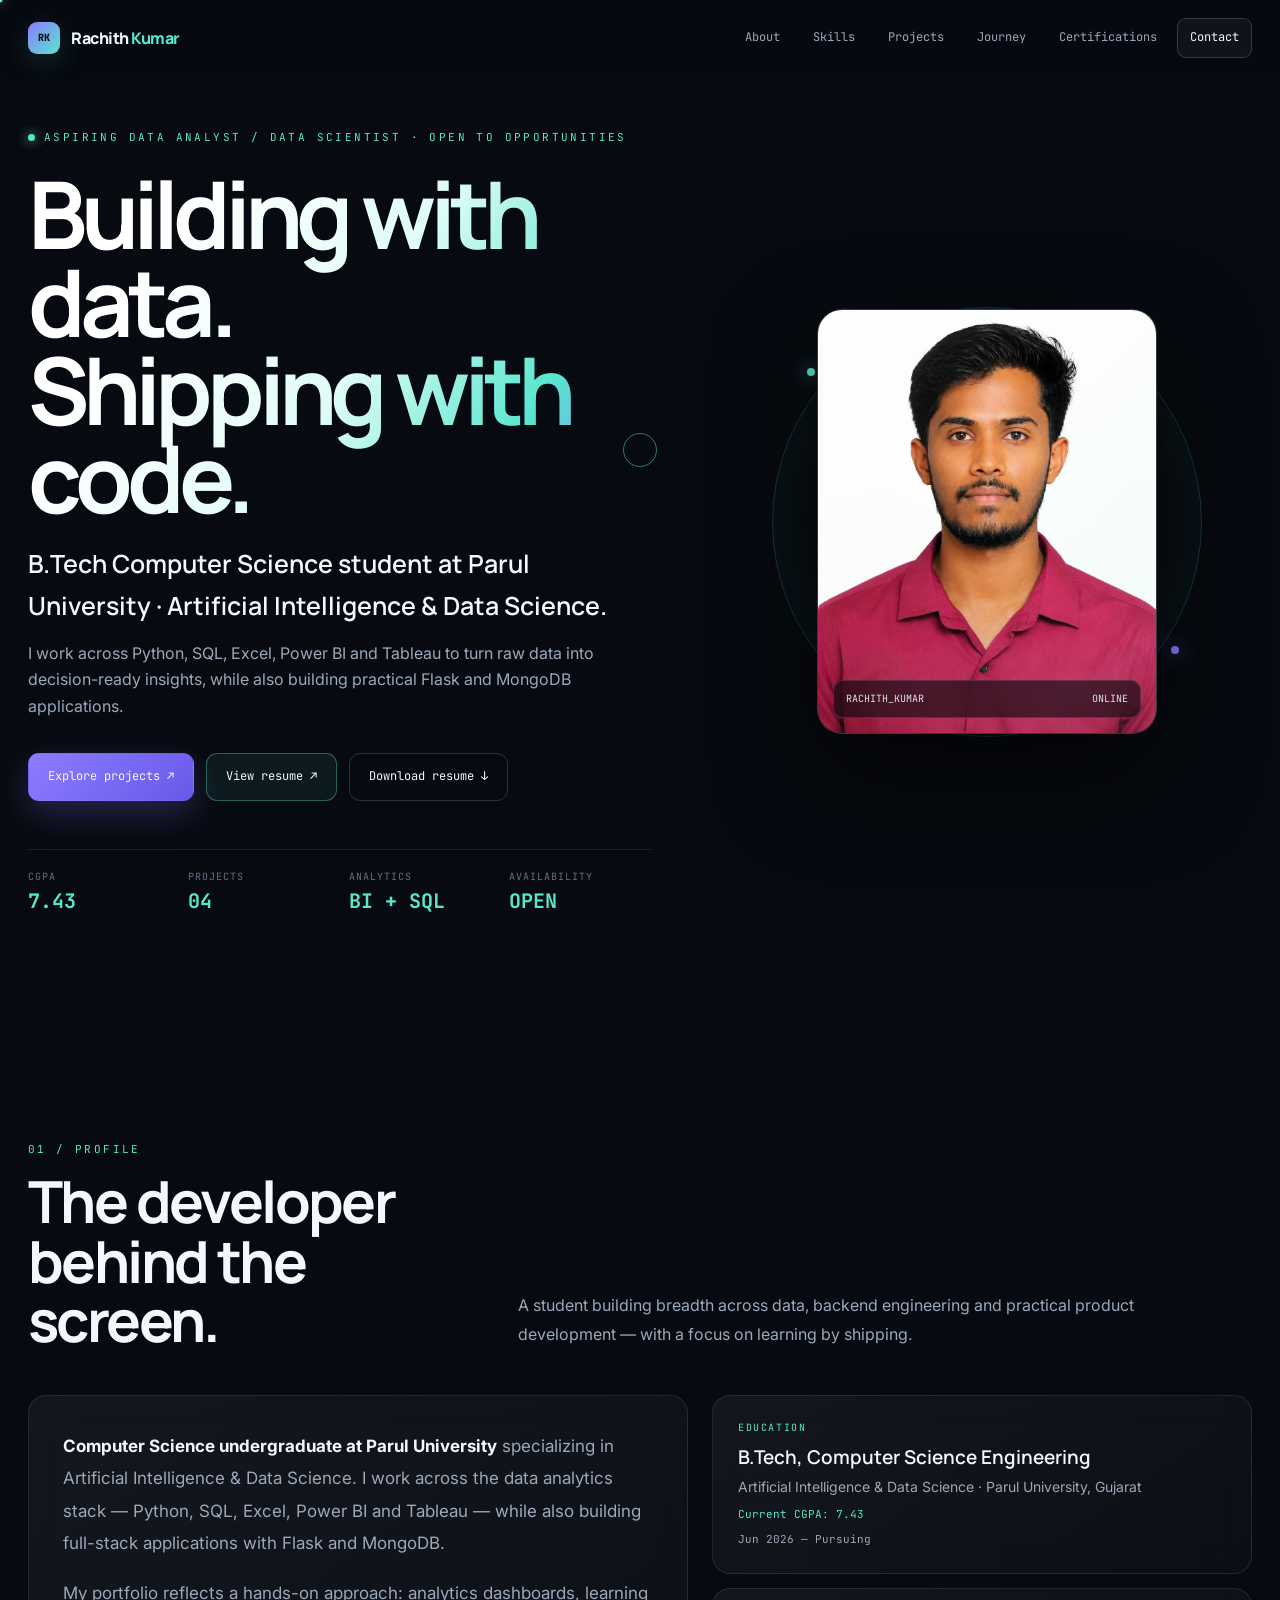
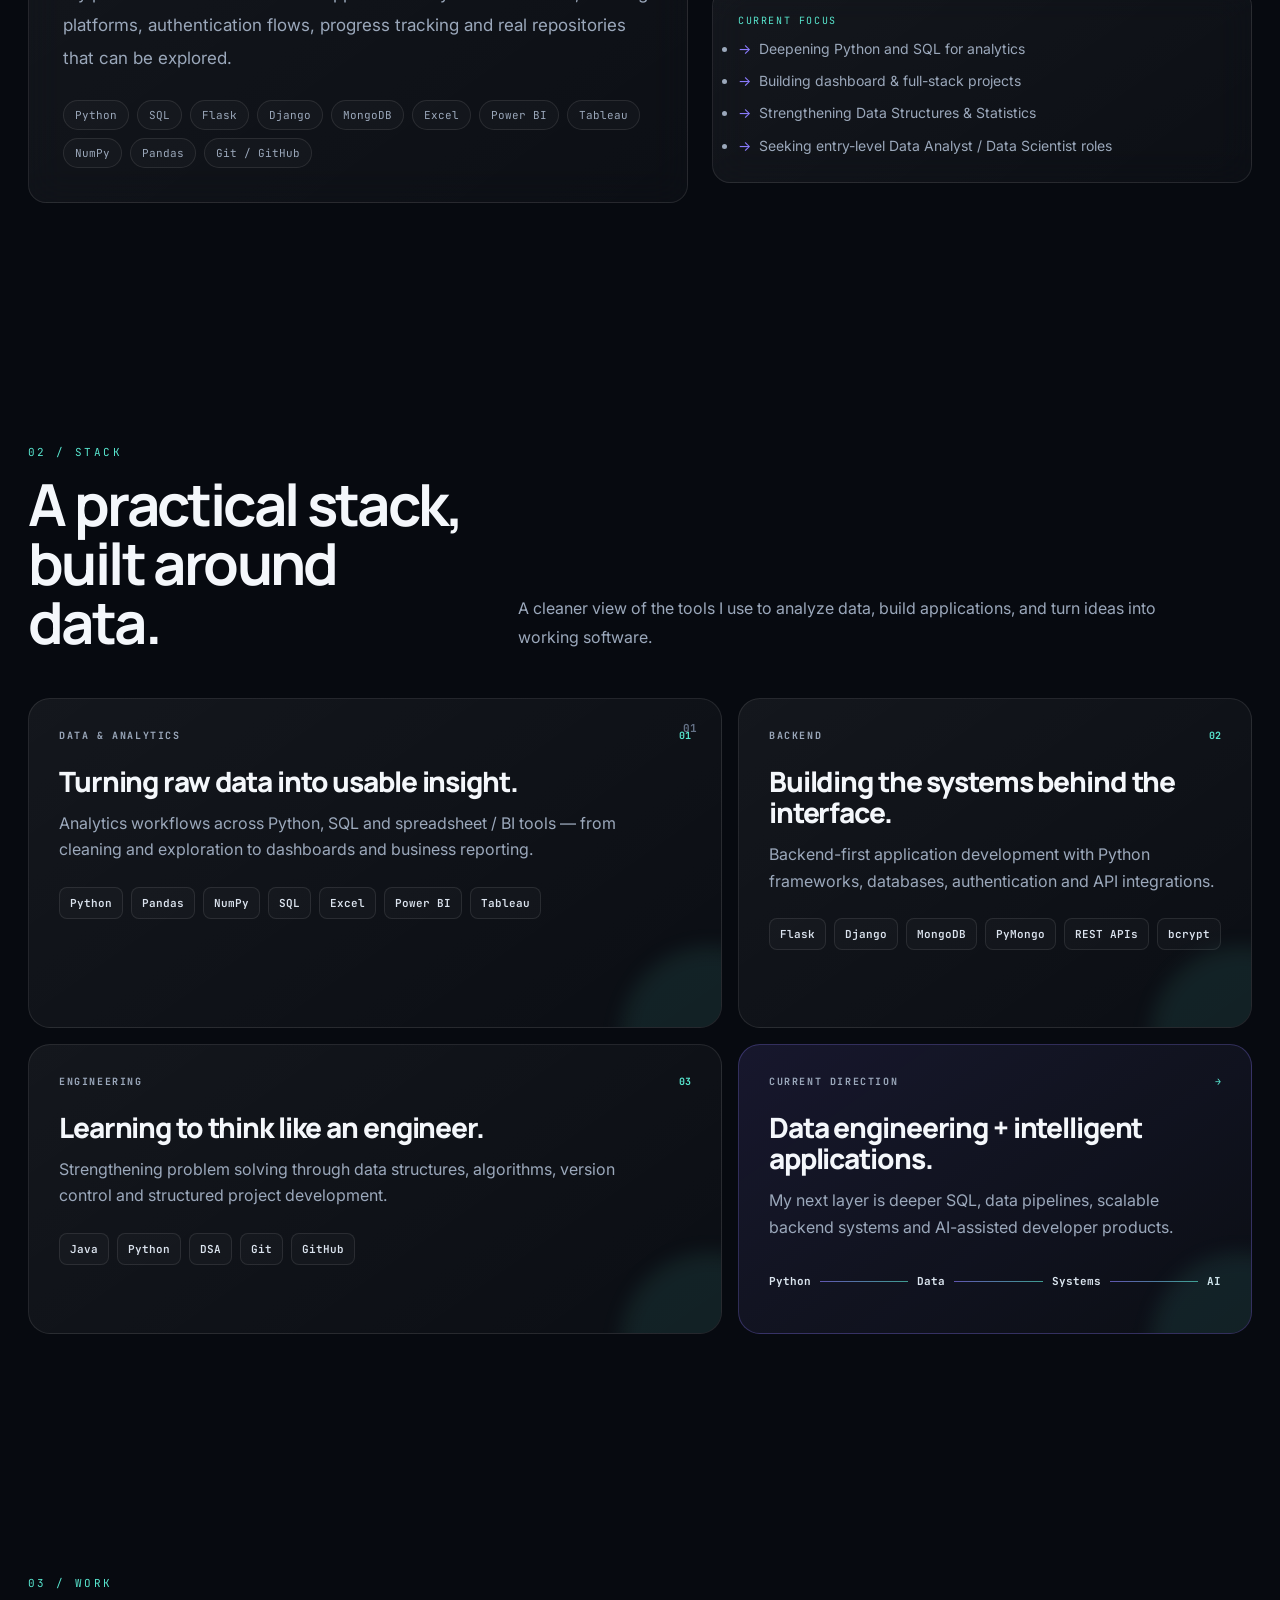
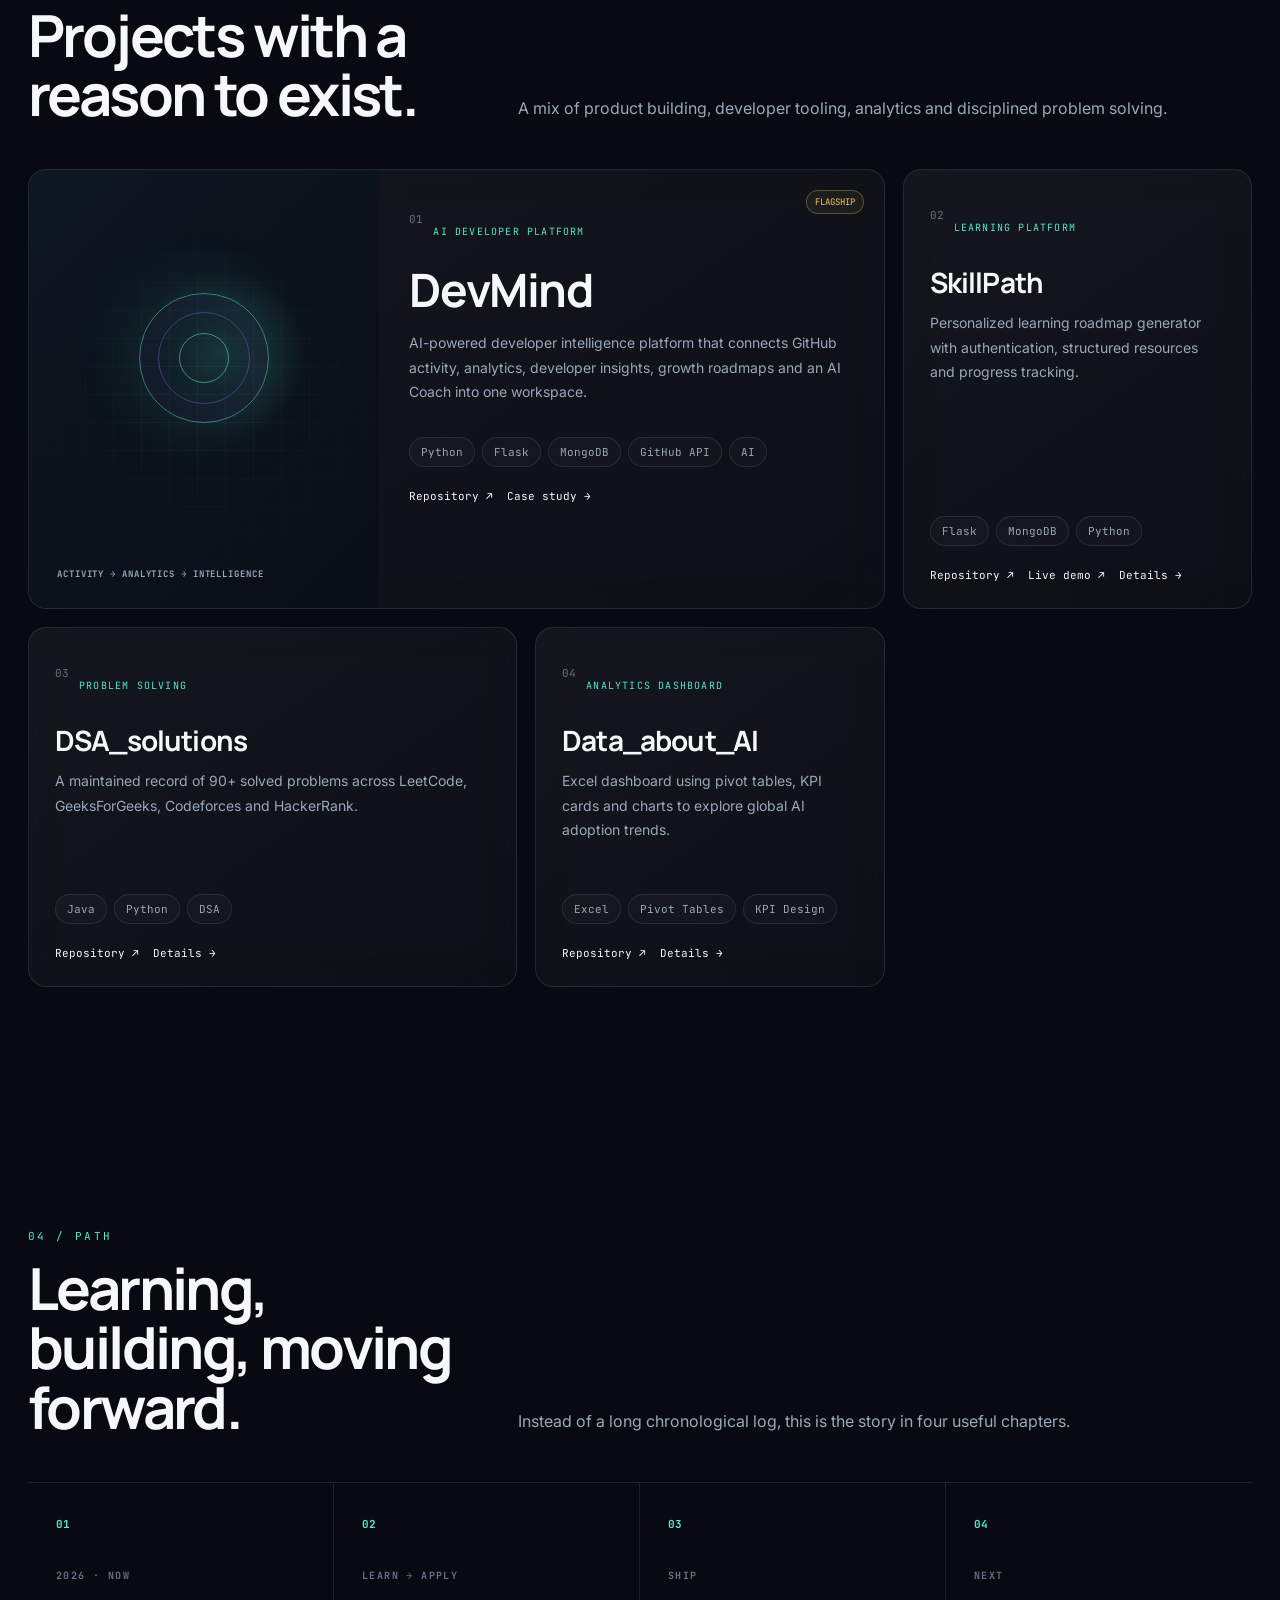
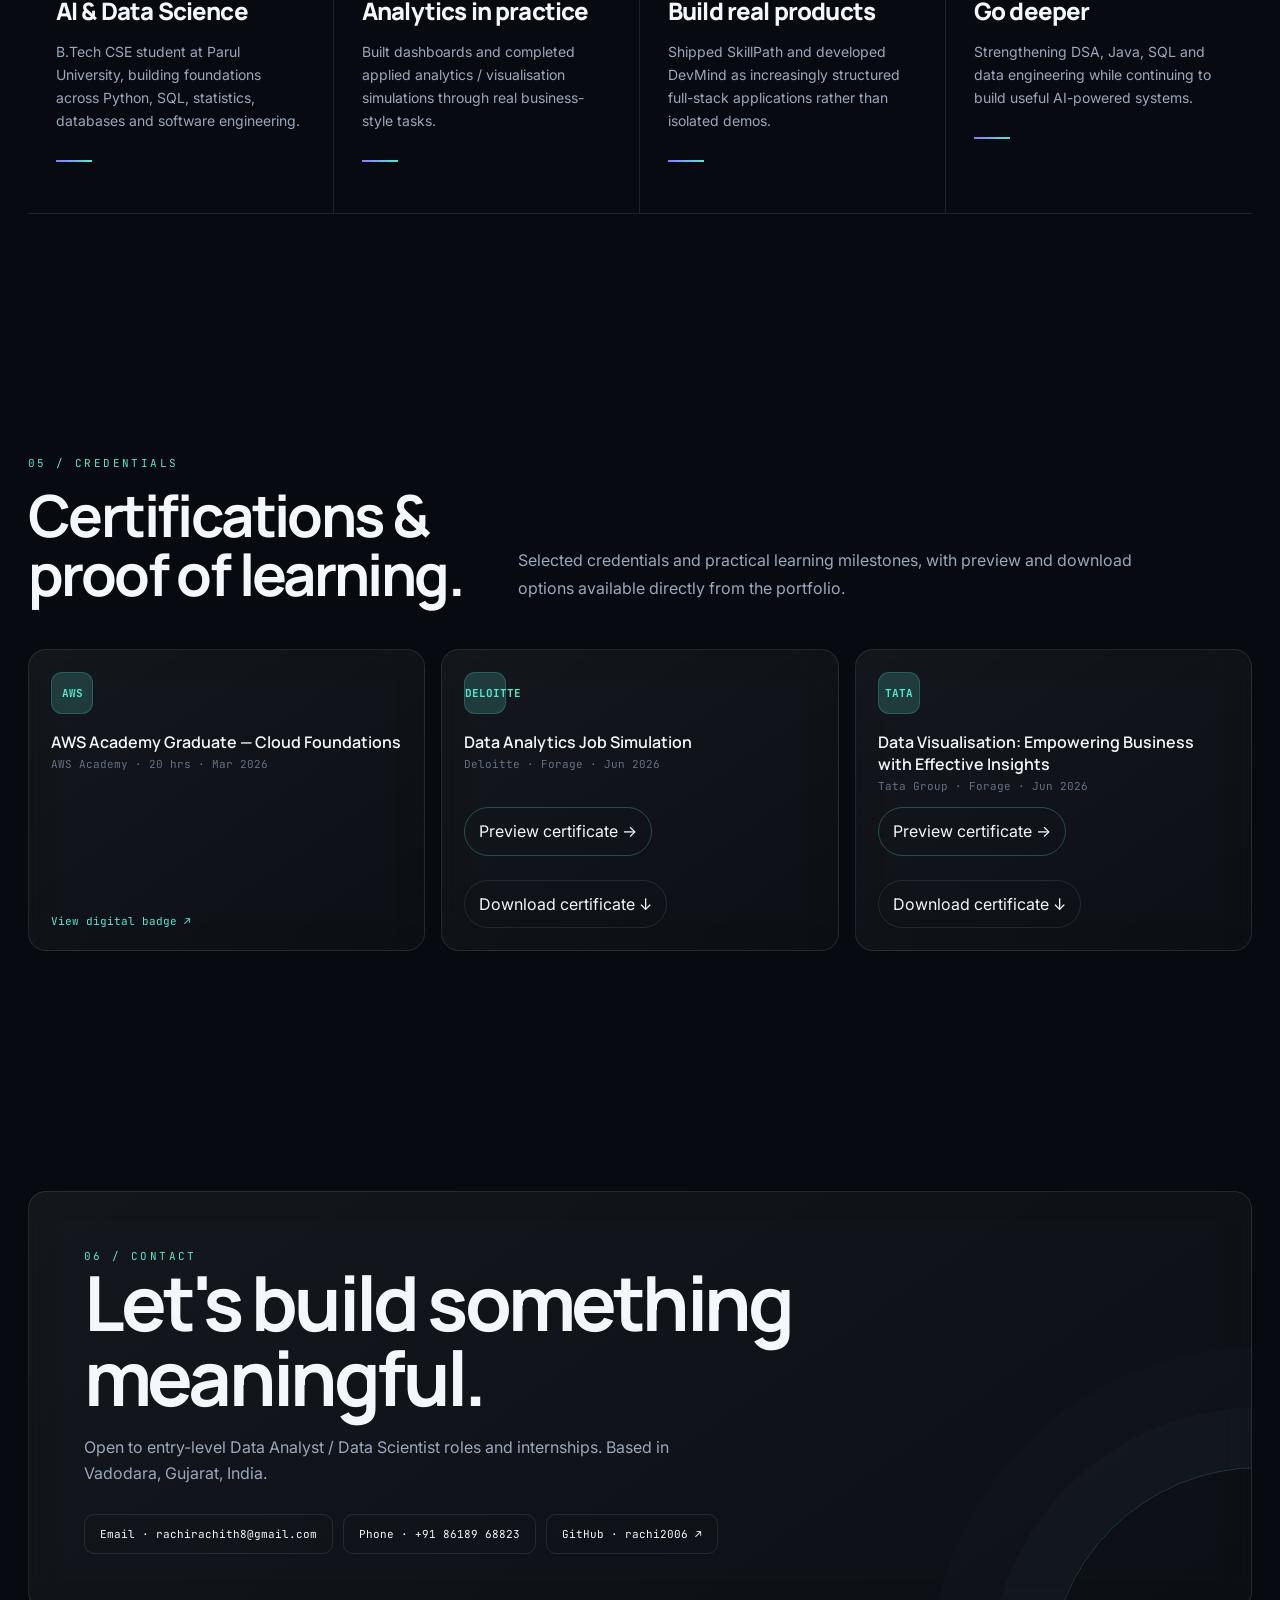
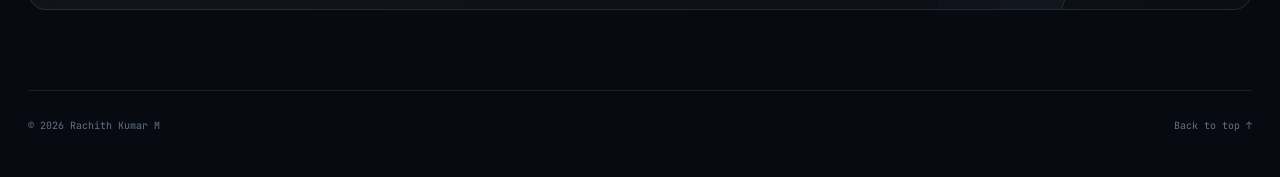
<file: Rachith_Kumar_Portfolio_FINAL_Bundle/index.html>
<!DOCTYPE html>

<html lang="en">
<head>
<meta charset="utf-8"/>
<meta content="width=device-width,initial-scale=1,viewport-fit=cover" name="viewport"/>
<title>Rachith Kumar M — AI &amp; Data Science Student</title>
<meta content="Rachith Kumar M — B.Tech CSE Artificial Intelligence &amp; Data Science student at Parul University, building with Python, Flask, MongoDB, SQL and data analytics." name="description"/>
<meta content="Rachith Kumar M" name="author"/>
<link href="https://fonts.googleapis.com" rel="preconnect"/>
<link crossorigin="" href="https://fonts.gstatic.com" rel="preconnect"/>
<link href="https://fonts.googleapis.com/css2?family=Inter:wght@400;500;600;700&amp;family=Manrope:wght@500;600;700;800&amp;family=JetBrains+Mono:wght@400;500;600;700&amp;display=swap" rel="stylesheet"/>
<style>
:root{
 --c-bg:#070a10;--c-surface:#0d121b;--c-surface2:#111925;--c-surface3:#162131;
 --c-text:#f4f7fb;--c-muted:#9ba8bb;--c-faint:#647186;--c-border:rgba(255,255,255,.095);--c-border2:rgba(255,255,255,.16);
 --c-cyan:#58e6cf;--c-violet:#8b7cff;--c-blue:#68bfff;--c-coral:#ff8f69;--c-amber:#f4c56b;
 --glow:rgba(88,230,207,.18);--radius:18px;--radius-sm:11px;--max:1240px;
 --display:'Manrope',sans-serif;--body:'Inter',sans-serif;--mono:'JetBrains Mono',monospace;
 --ease:cubic-bezier(.16,.84,.44,1)
}
*{box-sizing:border-box;margin:0;padding:0}html{scroll-behavior:smooth;background:var(--c-bg);scroll-padding-top:92px}
body{font-family:var(--body);background:var(--c-bg);color:var(--c-text);line-height:1.65;overflow-x:hidden;cursor:none}
a{color:inherit;text-decoration:none}button{font:inherit;color:inherit;background:none;border:0;cursor:pointer}img{max-width:100%;display:block}
::selection{background:var(--c-cyan);color:#06100e}
:focus-visible{outline:2px solid var(--c-cyan);outline-offset:4px;border-radius:6px}
@media (max-width:900px),(pointer:coarse){body{cursor:auto}.cursor{display:none!important}}
@media(prefers-reduced-motion:reduce){*,*::before,*::after{animation-duration:.01ms!important;animation-iteration-count:1!important;transition-duration:.01ms!important;scroll-behavior:auto!important}}
/* tokenized background */
body::before{content:"";position:fixed;inset:0;pointer-events:none;z-index:-2;background:radial-gradient(700px 500px at 78% -10%,rgba(104,191,255,.09),transparent 65%),radial-gradient(700px 500px at 8% 12%,rgba(139,124,255,.08),transparent 65%)}
body::after{content:"";position:fixed;inset:0;pointer-events:none;z-index:-1;opacity:.42;background-image:linear-gradient(rgba(255,255,255,.028) 1px,transparent 1px),linear-gradient(90deg,rgba(255,255,255,.028) 1px,transparent 1px);background-size:48px 48px;mask-image:linear-gradient(to bottom,#000,transparent 88%)}
#bg{position:fixed;inset:0;z-index:-3;pointer-events:none}
.cursor{position:fixed;z-index:999;pointer-events:none;transform:translate(-50%,-50%);border-radius:50%}.cursor.dot{width:5px;height:5px;background:var(--c-cyan);box-shadow:0 0 14px var(--c-cyan)}.cursor.ring{width:34px;height:34px;border:1px solid rgba(88,230,207,.5);transition:.22s var(--ease)}.cursor.ring.hover{width:62px;height:62px;background:rgba(88,230,207,.07);border-color:var(--c-cyan)}
.container{width:min(var(--max),calc(100% - 56px));margin:auto;position:relative;z-index:2}
.progress{position:fixed;top:0;left:0;height:3px;width:0;background:linear-gradient(90deg,var(--c-violet),var(--c-cyan));z-index:1000;transform-origin:left}
/* nav */
.nav{position:fixed;top:0;left:0;right:0;z-index:100;background:rgba(7,10,16,.54);border-bottom:1px solid transparent;transition:.3s var(--ease);backdrop-filter:blur(0)}
.nav.scrolled{background:rgba(7,10,16,.82);border-color:var(--c-border);backdrop-filter:blur(18px) saturate(140%)}
.nav-inner{height:76px;display:flex;align-items:center;justify-content:space-between}
.brand{display:flex;align-items:center;gap:11px;font-family:var(--display);font-weight:800;letter-spacing:-.03em}.brand-mark{width:32px;height:32px;border-radius:9px;display:grid;place-items:center;background:linear-gradient(135deg,var(--c-violet),var(--c-cyan));color:#07100e;font-family:var(--mono);font-size:10px;box-shadow:0 8px 30px rgba(88,230,207,.16)}
.nav-links{display:flex;align-items:center;gap:7px;font-family:var(--mono);font-size:12px;color:var(--c-muted)}.nav-links a{padding:9px 12px;border:1px solid transparent;border-radius:9px;transition:.2s}.nav-links a:hover,.nav-links a.active{color:var(--c-text);background:rgba(255,255,255,.045);border-color:var(--c-border)}.nav-cta{border-color:var(--c-border2)!important;color:var(--c-text)!important}
.nav-toggle{display:none;padding:10px;border:1px solid var(--c-border);border-radius:9px}.nav-toggle span{display:block;width:21px;height:2px;background:var(--c-text);margin:4px}
@media(max-width:850px){.nav-toggle{display:block}.nav-links{position:fixed;right:18px;top:82px;width:min(300px,calc(100vw - 36px));padding:22px;background:rgba(12,17,26,.97);border:1px solid var(--c-border2);border-radius:16px;display:flex;flex-direction:column;align-items:stretch;transform:translateY(-12px) scale(.98);opacity:0;pointer-events:none;transition:.25s var(--ease);box-shadow:0 30px 80px rgba(0,0,0,.5)}.nav-links.open{transform:none;opacity:1;pointer-events:auto}}
/* hero */
.hero{min-height:100svh;display:flex;align-items:center;padding:130px 0 70px;position:relative}
.hero-grid{display:grid;grid-template-columns:1.08fr .92fr;gap:70px;align-items:center}
.eyebrow,.section-kicker{font-family:var(--mono);font-size:11px;letter-spacing:2.4px;text-transform:uppercase;color:var(--c-cyan)}.eyebrow{display:flex;gap:9px;align-items:center;margin-bottom:24px}.pulse{width:7px;height:7px;border-radius:50%;background:var(--c-cyan);box-shadow:0 0 12px var(--c-cyan);animation:pulse 2s ease-in-out infinite}@keyframes pulse{50%{opacity:.35;transform:scale(.7)}}
.hero h1{font-family:var(--display);font-size:clamp(50px,8vw,106px);line-height:.94;letter-spacing:-.055em;max-width:850px;background:linear-gradient(120deg,#fff 22%,#dffcf7 53%,var(--c-cyan) 78%,var(--c-violet));-webkit-background-clip:text;background-clip:text;color:transparent;margin-bottom:22px}
.hero-sub{font-family:var(--display);font-size:clamp(18px,2.2vw,25px);font-weight:600;max-width:700px;margin-bottom:14px}.hero-desc{color:var(--c-muted);font-size:16px;max-width:650px;margin-bottom:34px}
.actions{display:flex;gap:12px;flex-wrap:wrap}.btn{display:inline-flex;align-items:center;justify-content:center;gap:8px;padding:13px 19px;border-radius:11px;border:1px solid var(--c-border2);font-family:var(--mono);font-size:12px;transition:.25s var(--ease)}.btn.primary{background:linear-gradient(135deg,var(--c-violet),#6959e9);border-color:transparent;box-shadow:0 12px 35px rgba(139,124,255,.25)}.btn:hover{transform:translateY(-3px);border-color:var(--c-cyan);color:var(--c-cyan)}.btn.primary:hover{color:#fff;box-shadow:0 16px 45px rgba(139,124,255,.4)}
.hero-stage{position:relative;min-height:520px;display:grid;place-items:center}.portrait-orbit{position:absolute;width:min(430px,90%);aspect-ratio:1;border:1px solid rgba(88,230,207,.2);border-radius:50%;box-shadow:0 0 100px rgba(88,230,207,.08) inset;animation:orbit 18s linear infinite}.portrait-orbit::before,.portrait-orbit::after{content:"";position:absolute;width:8px;height:8px;border-radius:50%;background:var(--c-cyan);box-shadow:0 0 20px var(--c-cyan)}.portrait-orbit::before{top:14%;left:8%}.portrait-orbit::after{right:5%;bottom:19%;background:var(--c-violet);box-shadow:0 0 20px var(--c-violet)}@keyframes orbit{to{transform:rotate(360deg)}}
.photo-card{position:relative;width:min(340px,78%);aspect-ratio:4/5;border-radius:25px;overflow:hidden;border:1px solid var(--c-border2);background:var(--c-surface);box-shadow:0 40px 100px rgba(0,0,0,.6);transform-style:preserve-3d;transition:transform .15s ease}
.photo-card::before{content:"";position:absolute;inset:0;background:linear-gradient(140deg,rgba(255,255,255,.16),transparent 35%,rgba(88,230,207,.08));z-index:1;pointer-events:none}.photo-card img{width:100%;height:100%;object-fit:cover}
.photo-label{position:absolute;z-index:2;bottom:15px;left:15px;right:15px;padding:10px 12px;border:1px solid rgba(255,255,255,.12);border-radius:10px;background:rgba(7,10,16,.62);backdrop-filter:blur(12px);font-family:var(--mono);font-size:10px;color:#d9e2ec;display:flex;justify-content:space-between}
.hero-statbar{display:grid;grid-template-columns:repeat(4,1fr);margin-top:48px;border-top:1px solid var(--c-border);padding-top:20px;gap:18px}.stat small{display:block;color:var(--c-faint);font:10px var(--mono);text-transform:uppercase;letter-spacing:1px;margin-bottom:5px}.stat strong{font:700 20px var(--mono);color:var(--c-cyan)}
@media(max-width:980px){.hero-grid{grid-template-columns:1fr;gap:20px}.hero-stage{order:-1;min-height:430px}.hero-statbar{margin-top:34px}}@media(max-width:600px){.container{width:min(100% - 34px,var(--max))}.hero{padding-top:115px}.hero-stage{min-height:360px}.portrait-orbit{width:330px}.photo-card{width:250px}.hero-statbar{grid-template-columns:repeat(2,1fr)}}
/* sections */
.section{padding:120px 0;position:relative}.section-head{display:grid;grid-template-columns:.75fr 1.25fr;gap:50px;align-items:end;margin-bottom:46px}.section-title{font-family:var(--display);font-size:clamp(34px,5vw,58px);line-height:1.02;letter-spacing:-.045em;margin-top:13px}.section-lede{color:var(--c-muted);font-size:16px;max-width:650px;line-height:1.8}
.glass{background:linear-gradient(145deg,rgba(255,255,255,.055),rgba(255,255,255,.025));border:1px solid var(--c-border);border-radius:var(--radius);backdrop-filter:blur(18px)}
.reveal{opacity:0;transform:translateY(28px);transition:opacity .8s var(--ease),transform .8s var(--ease)}.reveal.in{opacity:1;transform:none}
/* about */
.about-grid{display:grid;grid-template-columns:1.1fr .9fr;gap:24px}.about-main{padding:34px}.about-main p{font-size:17px;line-height:1.9;color:var(--c-muted);max-width:760px}.about-main p strong{color:var(--c-text)}.chips{display:flex;flex-wrap:wrap;gap:8px;margin-top:26px}.chip{font:11px var(--mono);color:var(--c-muted);padding:7px 11px;border:1px solid var(--c-border);border-radius:999px;background:rgba(255,255,255,.025);transition:.2s}.chip:hover{color:var(--c-cyan);border-color:rgba(88,230,207,.4);transform:translateY(-2px)}.about-side{display:flex;flex-direction:column;gap:14px}.info{padding:25px}.info-label{font:10px var(--mono);letter-spacing:1.6px;text-transform:uppercase;color:var(--c-cyan);margin-bottom:10px}.info h3{font:600 19px var(--display);margin-bottom:5px}.info p,.info li{font-size:14px;color:var(--c-muted)}.info ul{display:flex;flex-direction:column;gap:9px;margin-top:10px}.info li::before{content:'→';color:var(--c-violet);margin-right:8px}
/* skills */
.skills-panel{padding:24px;position:relative;overflow:hidden}.skill-canvas-wrap{height:530px;border-radius:13px;border:1px solid var(--c-border);background:radial-gradient(circle at 50% 50%,#101a28,#0a0f17);position:relative;overflow:hidden}#skillsCanvas{width:100%;height:100%;display:block}.skill-tooltip{position:absolute;pointer-events:none;opacity:0;transform:translate(-50%,-120%);padding:9px 12px;border:1px solid var(--c-border2);border-radius:9px;background:rgba(7,10,16,.9);backdrop-filter:blur(12px);font:11px var(--mono);white-space:nowrap;transition:opacity .15s}.skill-tooltip.show{opacity:1}.legend{display:flex;flex-wrap:wrap;gap:18px;margin-top:17px}.legend span{font:11px var(--mono);color:var(--c-muted);display:flex;gap:8px;align-items:center}.legend i{width:8px;height:8px;border-radius:50%;display:inline-block}
/* projects */
.projects{display:grid;grid-template-columns:repeat(3,1fr);gap:18px}.project{padding:28px;min-height:390px;display:flex;flex-direction:column;position:relative;overflow:hidden;transition:.35s var(--ease)}.project::before{content:"";position:absolute;width:260px;height:260px;border-radius:50%;left:var(--mx,50%);top:var(--my,20%);transform:translate(-50%,-50%);background:radial-gradient(circle,rgba(139,124,255,.16),transparent 68%);opacity:0;transition:.3s;pointer-events:none}.project:hover::before{opacity:1}.project:hover{transform:translateY(-7px);border-color:var(--c-border2);box-shadow:0 25px 70px rgba(0,0,0,.28)}.project>*{position:relative;z-index:1}.project-no{font:11px var(--mono);color:var(--c-faint)}.project-tag{font:10px var(--mono);color:var(--c-cyan);letter-spacing:1.2px;text-transform:uppercase;margin-top:25px}.project h3{font:700 25px var(--display);letter-spacing:-.03em;margin:9px 0 10px}.project p{font-size:14px;line-height:1.75;color:var(--c-muted);flex:1}.stack{display:flex;gap:7px;flex-wrap:wrap;margin:22px 0}.project-links{display:flex;gap:14px;align-items:center;font:11px var(--mono)}.project-links a:hover{color:var(--c-cyan)}.featured{position:absolute;right:20px;top:20px;font:9px var(--mono);color:var(--c-amber);border:1px solid rgba(244,197,107,.3);padding:5px 8px;border-radius:999px;background:rgba(244,197,107,.06)}
@media(max-width:1000px){.projects{grid-template-columns:1fr 1fr}.about-grid,.section-head{grid-template-columns:1fr}}@media(max-width:650px){.projects{grid-template-columns:1fr}.section{padding:88px 0}.section-head{gap:16px;margin-bottom:30px}.project{min-height:0}}
/* timeline */
.timeline{position:relative;margin-left:7px;padding-left:34px}.timeline::before{content:"";position:absolute;left:0;top:4px;bottom:5px;width:1px;background:linear-gradient(var(--c-violet),var(--c-cyan))}.timeline-item{position:relative;padding:0 0 38px}.timeline-item:last-child{padding-bottom:0}.node{position:absolute;left:-39px;top:4px;width:10px;height:10px;border-radius:50%;background:var(--c-bg);border:2px solid var(--c-violet);box-shadow:0 0 0 5px rgba(139,124,255,.1)}.timeline-item.cert .node{border-color:var(--c-cyan);box-shadow:0 0 0 5px rgba(88,230,207,.1)}.timeline-item.project .node{border-color:var(--c-coral);box-shadow:0 0 0 5px rgba(255,143,105,.1)}.date{font:11px var(--mono);color:var(--c-cyan);margin-bottom:5px}.timeline h3{font:600 20px var(--display)}.timeline .sub{font:12px var(--mono);color:var(--c-faint)}.timeline p{color:var(--c-muted);font-size:14px;max-width:700px;margin-top:7px}
/* certs */
.certs{display:grid;grid-template-columns:repeat(3,1fr);gap:16px}.cert{padding:22px;min-height:185px;display:flex;flex-direction:column;justify-content:space-between;transition:.3s}.cert:hover{transform:translateY(-5px);border-color:var(--c-border2)}.cert-icon{width:42px;height:42px;border-radius:11px;display:grid;place-items:center;background:var(--glow);color:var(--c-cyan);font:700 11px var(--mono);border:1px solid rgba(88,230,207,.2)}.cert h3{font:600 16px var(--display);margin:17px 0 4px}.cert p{font:11px var(--mono);color:var(--c-faint)}.cert button,.cert a{font:11px var(--mono);color:var(--c-cyan);margin-top:14px;text-align:left}@media(max-width:850px){.certs{grid-template-columns:1fr 1fr}}@media(max-width:600px){.certs{grid-template-columns:1fr}}
/* contact */
.contact{padding-bottom:80px}.contact-card{padding:55px;position:relative;overflow:hidden}.contact-card::after{content:"";position:absolute;width:420px;height:420px;right:-220px;bottom:-280px;border:1px solid rgba(88,230,207,.18);border-radius:50%;box-shadow:0 0 0 60px rgba(88,230,207,.02),0 0 0 120px rgba(139,124,255,.02)}.contact h2{font-family:var(--display);font-size:clamp(40px,7vw,76px);line-height:.98;letter-spacing:-.05em;max-width:800px}.contact p{color:var(--c-muted);margin:20px 0 27px;max-width:620px}.contact-links{display:flex;flex-wrap:wrap;gap:10px}.contact-link{padding:12px 15px;border:1px solid var(--c-border);border-radius:10px;font:11px var(--mono);transition:.2s}.contact-link:hover{border-color:var(--c-cyan);color:var(--c-cyan);transform:translateY(-2px)}
footer{padding:28px 0 45px;color:var(--c-faint);font:10px var(--mono);display:flex;justify-content:space-between;gap:15px;border-top:1px solid var(--c-border)}footer a:hover{color:var(--c-cyan)}
/* modal */
.modal-backdrop{position:fixed;inset:0;z-index:500;background:rgba(3,5,9,.78);backdrop-filter:blur(10px);display:grid;place-items:center;padding:20px;opacity:0;visibility:hidden;transition:.25s}.modal-backdrop.open{opacity:1;visibility:visible}.modal{width:min(720px,100%);max-height:88vh;overflow:auto;padding:35px;border:1px solid var(--c-border2);border-radius:18px;background:#0d131d;transform:translateY(15px) scale(.98);transition:.3s var(--ease)}.modal-backdrop.open .modal{transform:none}.modal-close{float:right;width:34px;height:34px;border:1px solid var(--c-border);border-radius:50%;font-size:17px}.modal h3{font:700 30px var(--display);margin-bottom:6px}.modal .tag{font:11px var(--mono);color:var(--c-cyan)}.modal h4{font:11px var(--mono);color:var(--c-violet);letter-spacing:1.4px;text-transform:uppercase;margin:25px 0 9px}.modal p,.modal li{color:var(--c-muted);font-size:14px;line-height:1.8}.modal ul{padding-left:18px}

/* v2 portfolio refinements */
.hero{padding-top:128px;padding-bottom:105px;min-height:760px}.hero h1{max-width:760px;font-size:clamp(58px,7.3vw,104px);line-height:.94;letter-spacing:-.065em}.hero-desc{max-width:690px;font-size:16px}.actions{flex-wrap:wrap}.resume-btn{border-color:rgba(88,230,207,.35);background:rgba(88,230,207,.07)}
.skill-bento{display:grid;grid-template-columns:1.35fr 1fr;gap:16px}.skill-card{position:relative;min-height:290px;padding:30px;border:1px solid var(--c-border);border-radius:22px;background:linear-gradient(145deg,rgba(255,255,255,.055),rgba(255,255,255,.018));overflow:hidden}.skill-card::after{content:"";position:absolute;width:180px;height:180px;border-radius:50%;right:-80px;bottom:-100px;background:rgba(88,230,207,.09);filter:blur(10px)}.skill-main{min-height:330px}.skill-accent{border-color:rgba(139,124,255,.28);background:linear-gradient(145deg,rgba(139,124,255,.12),rgba(255,255,255,.02))}.skill-index{position:absolute;right:24px;top:22px;font:700 11px var(--mono);color:var(--c-faint)}.skill-card-head{display:flex;justify-content:space-between;align-items:center;margin-bottom:24px}.skill-label,.skill-mark{font:700 10px var(--mono);letter-spacing:.16em;color:var(--c-muted)}.skill-mark{letter-spacing:0;color:var(--c-cyan)}.skill-card h3{font:800 28px var(--display);line-height:1.12;letter-spacing:-.04em;max-width:530px;margin-bottom:13px}.skill-card p{color:var(--c-muted);max-width:570px}.skill-chips{display:flex;flex-wrap:wrap;gap:8px;margin-top:24px}.skill-chips span{font:600 11px var(--mono);padding:8px 10px;border:1px solid var(--c-border);border-radius:8px;color:#dce4ef;background:rgba(255,255,255,.025)}.direction-line{display:flex;align-items:center;gap:9px;margin-top:34px;font:700 11px var(--mono);color:#dbe5ef}.direction-line i{height:1px;flex:1;background:linear-gradient(90deg,var(--c-violet),var(--c-cyan));opacity:.65}
.project-grid-v2{grid-template-columns:1.4fr 1fr 1fr}.project-featured{grid-column:span 2;display:grid;grid-template-columns:.82fr 1.18fr;min-height:440px;padding:0;overflow:hidden}.project-featured .project-body{padding:30px}.project-visual{position:relative;min-height:100%;overflow:hidden;background:radial-gradient(circle at 55% 42%,rgba(88,230,207,.16),transparent 26%),linear-gradient(135deg,#0d1722,#0a0e16)}.visual-grid{position:absolute;inset:0;background-image:linear-gradient(rgba(255,255,255,.045) 1px,transparent 1px),linear-gradient(90deg,rgba(255,255,255,.045) 1px,transparent 1px);background-size:28px 28px;mask-image:radial-gradient(circle,#000,transparent 72%)}.visual-orb{position:absolute;left:50%;top:43%;width:130px;height:130px;transform:translate(-50%,-50%);border:1px solid rgba(88,230,207,.5);border-radius:50%;box-shadow:0 0 70px rgba(88,230,207,.15),inset 0 0 40px rgba(139,124,255,.12)}.visual-orb::before,.visual-orb::after{content:"";position:absolute;inset:18px;border:1px solid rgba(139,124,255,.35);border-radius:50%}.visual-orb::after{inset:39px;border-color:rgba(88,230,207,.55)}.visual-code{position:absolute;left:28px;bottom:28px;font:700 9px var(--mono);letter-spacing:.1em;color:#94a6ba}.project-top{display:flex;align-items:center;gap:10px;flex-wrap:wrap;margin-bottom:20px}.project-grid-v2 .project:not(.project-featured){padding:26px;min-height:360px}.project-grid-v2 .project:not(.project-featured) h3{font-size:28px}.project-grid-v2 .project p{min-height:84px}.project-featured h3{font-size:46px}
.milestones{display:grid;grid-template-columns:repeat(4,1fr);border-top:1px solid var(--c-border);border-bottom:1px solid var(--c-border)}.milestone{position:relative;padding:34px 28px 40px;border-right:1px solid var(--c-border);min-height:330px}.milestone:last-child{border-right:0}.milestone-number{font:700 11px var(--mono);color:var(--c-cyan);margin-bottom:38px}.milestone-meta{font:700 10px var(--mono);letter-spacing:.14em;color:var(--c-faint);margin-bottom:12px}.milestone h3{font:800 24px var(--display);letter-spacing:-.035em;margin-bottom:13px}.milestone p{font-size:14px;color:var(--c-muted)}.milestone-line{display:block;width:36px;height:2px;margin-top:28px;background:linear-gradient(90deg,var(--c-violet),var(--c-cyan))}
@media(max-width:1000px){.skill-bento{grid-template-columns:1fr}.project-grid-v2{grid-template-columns:1fr 1fr}.project-featured{grid-column:span 2}.milestones{grid-template-columns:1fr 1fr}.milestone:nth-child(2){border-right:0}.milestone:nth-child(-n+2){border-bottom:1px solid var(--c-border)}}
@media(max-width:700px){.hero{padding-top:105px}.hero h1{font-size:clamp(48px,14vw,72px)}.skill-card,.project-grid-v2 .project:not(.project-featured){padding:23px}.project-grid-v2{grid-template-columns:1fr}.project-featured{grid-column:span 1;display:block}.project-visual{height:240px;min-height:240px}.project-featured h3{font-size:38px}.project-grid-v2 .project p{min-height:0}.milestones{grid-template-columns:1fr}.milestone,.milestone:nth-child(2){border-right:0;border-bottom:1px solid var(--c-border)}.milestone:last-child{border-bottom:0}.actions .btn{width:100%;text-align:center}}
.cert-actions{display:flex;gap:10px;flex-wrap:wrap}.cert-actions a{font:inherit;color:inherit;cursor:pointer;display:inline-flex;align-items:center;justify-content:center}.cert-download{background:transparent;border:1px solid var(--c-border);padding:10px 14px;border-radius:999px}.cert-open{background:transparent;border:1px solid rgba(88,230,207,.28);padding:10px 14px;border-radius:999px}</style>
</head>
<body>
<div class="progress" id="progress"></div><canvas id="bg"></canvas><div class="cursor dot"></div><div class="cursor ring"></div>
<nav class="nav" id="nav"><div class="container nav-inner"><a class="brand" href="#top"><span class="brand-mark">RK</span><span>Rachith <span style="color:var(--c-cyan)">Kumar</span></span></a><button aria-expanded="false" aria-label="Open navigation" class="nav-toggle" id="navToggle"><span></span><span></span><span></span></button><div class="nav-links" id="navLinks"><a href="#about">About</a><a href="#skills">Skills</a><a href="#projects">Projects</a><a href="#journey">Journey</a><a href="#certifications">Certifications</a><a class="nav-cta" href="#contact">Contact</a></div></div></nav>
<main id="top">
<section class="hero"><div class="container hero-grid"><div>
<div class="eyebrow reveal"><span class="pulse"></span>ASPIRING DATA ANALYST / DATA SCIENTIST · OPEN TO OPPORTUNITIES</div>
<h1 class="reveal">Building with data.<br/>Shipping with code.</h1>
<p class="hero-sub reveal">B.Tech Computer Science student at Parul University · Artificial Intelligence &amp; Data Science.</p>
<p class="hero-desc reveal">I work across Python, SQL, Excel, Power BI and Tableau to turn raw data into decision-ready insights, while also building practical Flask and MongoDB applications.</p>
<div class="actions reveal"><a class="btn primary" href="#projects">Explore projects ↗</a><a class="btn resume-btn" href="resume.pdf" target="_blank" rel="noopener">View resume ↗</a><a class="btn" href="resume.pdf" download="Rachith_Kumar_Resume.pdf">Download resume ↓</a></div>
<div class="hero-statbar reveal"><div class="stat"><small>CGPA</small><strong>7.43</strong></div><div class="stat"><small>Projects</small><strong>04</strong></div><div class="stat"><small>Analytics</small><strong>BI + SQL</strong></div><div class="stat"><small>Availability</small><strong>OPEN</strong></div></div>
</div><div class="hero-stage reveal"><div class="portrait-orbit"></div><div class="photo-card" id="photoCard"><img alt="Portrait of Rachith Kumar M" src="[data-uri]"/><div class="photo-label"><span>RACHITH_KUMAR</span><span>ONLINE</span></div></div></div></div></section>
<section class="section" id="about"><div class="container"><div class="section-head reveal"><div><div class="section-kicker">01 / PROFILE</div><h2 class="section-title">The developer behind the screen.</h2></div><p class="section-lede">A student building breadth across data, backend engineering and practical product development — with a focus on learning by shipping.</p></div><div class="about-grid"><article class="glass about-main reveal"><p><strong>Computer Science undergraduate at Parul University</strong> specializing in Artificial Intelligence &amp; Data Science. I work across the data analytics stack — Python, SQL, Excel, Power BI and Tableau — while also building full-stack applications with Flask and MongoDB.</p><p style="margin-top:18px">My portfolio reflects a hands-on approach: analytics dashboards, learning platforms, authentication flows, progress tracking and real repositories that can be explored.</p><div class="chips"><span class="chip">Python</span><span class="chip">SQL</span><span class="chip">Flask</span><span class="chip">Django</span><span class="chip">MongoDB</span><span class="chip">Excel</span><span class="chip">Power BI</span><span class="chip">Tableau</span><span class="chip">NumPy</span><span class="chip">Pandas</span><span class="chip">Git / GitHub</span></div></article><div class="about-side"><article class="glass info reveal"><div class="info-label">Education</div><h3>B.Tech, Computer Science Engineering</h3><p>Artificial Intelligence &amp; Data Science · Parul University, Gujarat</p><p style="margin-top:7px;font-family:var(--mono);font-size:11px;color:var(--c-cyan)">Current CGPA: 7.43</p><p style="margin-top:7px;font-family:var(--mono);font-size:11px">Jun 2026 — Pursuing</p></article><article class="glass info reveal"><div class="info-label">Current focus</div><ul><li>Deepening Python and SQL for analytics</li><li>Building dashboard &amp; full-stack projects</li><li>Strengthening Data Structures &amp; Statistics</li><li>Seeking entry-level Data Analyst / Data Scientist roles</li></ul></article></div></div></div></section>
<section class="section" id="skills"><div class="container"><div class="section-head reveal"><div><div class="section-kicker">02 / STACK</div><h2 class="section-title">A practical stack, built around data.</h2></div><p class="section-lede">A cleaner view of the tools I use to analyze data, build applications, and turn ideas into working software.</p></div><div class="skill-bento"><article class="skill-card skill-main reveal"><div class="skill-index">01</div><div class="skill-card-head"><span class="skill-label">DATA &amp; ANALYTICS</span><span class="skill-mark">01</span></div><h3>Turning raw data into usable insight.</h3><p>Analytics workflows across Python, SQL and spreadsheet / BI tools — from cleaning and exploration to dashboards and business reporting.</p><div class="skill-chips"><span>Python</span><span>Pandas</span><span>NumPy</span><span>SQL</span><span>Excel</span><span>Power BI</span><span>Tableau</span></div></article><article class="skill-card reveal"><div class="skill-card-head"><span class="skill-label">BACKEND</span><span class="skill-mark">02</span></div><h3>Building the systems behind the interface.</h3><p>Backend-first application development with Python frameworks, databases, authentication and API integrations.</p><div class="skill-chips"><span>Flask</span><span>Django</span><span>MongoDB</span><span>PyMongo</span><span>REST APIs</span><span>bcrypt</span></div></article><article class="skill-card reveal"><div class="skill-card-head"><span class="skill-label">ENGINEERING</span><span class="skill-mark">03</span></div><h3>Learning to think like an engineer.</h3><p>Strengthening problem solving through data structures, algorithms, version control and structured project development.</p><div class="skill-chips"><span>Java</span><span>Python</span><span>DSA</span><span>Git</span><span>GitHub</span></div></article><article class="skill-card skill-accent reveal"><div class="skill-card-head"><span class="skill-label">CURRENT DIRECTION</span><span class="skill-mark">→</span></div><h3>Data engineering + intelligent applications.</h3><p>My next layer is deeper SQL, data pipelines, scalable backend systems and AI-assisted developer products.</p><div class="direction-line"><span>Python</span><i></i><span>Data</span><i></i><span>Systems</span><i></i><span>AI</span></div></article></div></div></section>
<section class="section" id="projects"><div class="container"><div class="section-head reveal"><div><div class="section-kicker">03 / WORK</div><h2 class="section-title">Projects with a reason to exist.</h2></div><p class="section-lede">A mix of product building, developer tooling, analytics and disciplined problem solving.</p></div><div class="projects project-grid-v2"><article class="glass project project-featured reveal" data-project="devmind"><div class="project-visual"><span class="visual-grid"></span><span class="visual-orb"></span><span class="visual-code">ACTIVITY → ANALYTICS → INTELLIGENCE</span></div><div class="project-body"><div class="project-top"><span class="project-no">01</span><span class="featured">FLAGSHIP</span><span class="project-tag">AI Developer Platform</span></div><h3>DevMind</h3><p>AI-powered developer intelligence platform that connects GitHub activity, analytics, developer insights, growth roadmaps and an AI Coach into one workspace.</p><div class="stack"><span class="chip">Python</span><span class="chip">Flask</span><span class="chip">MongoDB</span><span class="chip">GitHub API</span><span class="chip">AI</span></div><div class="project-links"><a href="https://github.com/rachi2006/devmind" rel="noopener" target="_blank">Repository ↗</a><button class="details" data-id="devmind">Case study →</button></div></div></article><article class="glass project reveal" data-project="skillpath"><div class="project-top"><span class="project-no">02</span><span class="project-tag">Learning Platform</span></div><h3>SkillPath</h3><p>Personalized learning roadmap generator with authentication, structured resources and progress tracking.</p><div class="stack"><span class="chip">Flask</span><span class="chip">MongoDB</span><span class="chip">Python</span></div><div class="project-links"><a href="https://github.com/rachi2006/SkillPath" rel="noopener" target="_blank">Repository ↗</a><a href="https://skillpath-sc6x.onrender.com" rel="noopener" target="_blank">Live demo ↗</a><button class="details" data-id="skillpath">Details →</button></div></article><article class="glass project reveal" data-project="dsa"><div class="project-top"><span class="project-no">03</span><span class="project-tag">Problem Solving</span></div><h3>DSA_solutions</h3><p>A maintained record of 90+ solved problems across LeetCode, GeeksForGeeks, Codeforces and HackerRank.</p><div class="stack"><span class="chip">Java</span><span class="chip">Python</span><span class="chip">DSA</span></div><div class="project-links"><a href="https://github.com/rachi2006/DSA_solutions" rel="noopener" target="_blank">Repository ↗</a><button class="details" data-id="dsa">Details →</button></div></article><article class="glass project reveal" data-project="ai"><div class="project-top"><span class="project-no">04</span><span class="project-tag">Analytics Dashboard</span></div><h3>Data_about_AI</h3><p>Excel dashboard using pivot tables, KPI cards and charts to explore global AI adoption trends.</p><div class="stack"><span class="chip">Excel</span><span class="chip">Pivot Tables</span><span class="chip">KPI Design</span></div><div class="project-links"><a href="https://github.com/rachi2006/Data_about_AI" rel="noopener" target="_blank">Repository ↗</a><button class="details" data-id="ai">Details →</button></div></article></div></div></section>
<section class="section" id="journey"><div class="container"><div class="section-head reveal"><div><div class="section-kicker">04 / PATH</div><h2 class="section-title">Learning, building, moving forward.</h2></div><p class="section-lede">Instead of a long chronological log, this is the story in four useful chapters.</p></div><div class="milestones"><article class="milestone reveal"><div class="milestone-number">01</div><div class="milestone-meta">2026 · NOW</div><h3>AI &amp; Data Science</h3><p>B.Tech CSE student at Parul University, building foundations across Python, SQL, statistics, databases and software engineering.</p><span class="milestone-line"></span></article><article class="milestone reveal"><div class="milestone-number">02</div><div class="milestone-meta">LEARN → APPLY</div><h3>Analytics in practice</h3><p>Built dashboards and completed applied analytics / visualisation simulations through real business-style tasks.</p><span class="milestone-line"></span></article><article class="milestone reveal"><div class="milestone-number">03</div><div class="milestone-meta">SHIP</div><h3>Build real products</h3><p>Shipped SkillPath and developed DevMind as increasingly structured full-stack applications rather than isolated demos.</p><span class="milestone-line"></span></article><article class="milestone reveal"><div class="milestone-number">04</div><div class="milestone-meta">NEXT</div><h3>Go deeper</h3><p>Strengthening DSA, Java, SQL and data engineering while continuing to build useful AI-powered systems.</p><span class="milestone-line"></span></article></div></div></section>
<section class="section" id="certifications"><div class="container"><div class="section-head reveal"><div><div class="section-kicker">05 / CREDENTIALS</div><h2 class="section-title">Certifications &amp; proof of learning.</h2></div><p class="section-lede">Selected credentials and practical learning milestones, with preview and download options available directly from the portfolio.</p></div><div class="certs"><article class="glass cert reveal"><div><div class="cert-icon">AWS</div><h3>AWS Academy Graduate — Cloud Foundations</h3><p>AWS Academy · 20 hrs · Mar 2026</p></div><a href="https://www.credly.com/go/SCPHMyg3" rel="noopener" target="_blank">View digital badge ↗</a></article><article class="glass cert reveal"><div><div class="cert-icon">DELOITTE</div><h3>Data Analytics Job Simulation</h3><p>Deloitte · Forage · Jun 2026</p></div><div class="cert-actions"><a class="cert-open" href="deloitte_certificate.pdf" target="_blank" rel="noopener">Preview certificate →</a><a class="cert-download" href="deloitte_certificate.pdf" download="Rachith_Kumar_Deloitte_Data_Analytics_Job_Simulation_Certificate.pdf">Download certificate ↓</a></div></article><article class="glass cert reveal"><div><div class="cert-icon">TATA</div><h3>Data Visualisation: Empowering Business with Effective Insights</h3><p>Tata Group · Forage · Jun 2026</p></div><div class="cert-actions"><a class="cert-open" href="tata_certificate.pdf" target="_blank" rel="noopener">Preview certificate →</a><a class="cert-download" href="tata_certificate.pdf" download="Rachith_Kumar_Tata_Data_Visualisation_Certificate.pdf">Download certificate ↓</a></div></article></div></div></section>
<section class="section contact" id="contact"><div class="container"><div class="glass contact-card reveal"><div class="section-kicker">06 / CONTACT</div><h2>Let's build something meaningful.</h2><p>Open to entry-level Data Analyst / Data Scientist roles and internships. Based in Vadodara, Gujarat, India.</p><div class="contact-links"><a class="contact-link" href="mailto:rachirachith8@gmail.com">Email · rachirachith8@gmail.com</a><a class="contact-link" href="tel:+918618968823">Phone · +91 86189 68823</a><a class="contact-link" href="https://github.com/rachi2006" rel="noopener" target="_blank">GitHub · rachi2006 ↗</a></div></div></div></section>
</main><footer class="container"><span>© <span id="year"></span> Rachith Kumar M</span><a href="#top">Back to top ↑</a></footer>
<div class="modal-backdrop" id="modalBackdrop"><div aria-labelledby="modalTitle" aria-modal="true" class="modal" role="dialog"><button aria-label="Close" class="modal-close" id="modalClose">×</button><div id="modalContent"></div></div></div>
<script>const projects={
 devmind:{name:'DevMind',tag:'AI-Powered Developer Intelligence Platform',period:'2026 — Present',description:'A developer intelligence platform that turns GitHub activity into analytics, insights, growth recommendations and AI-assisted coaching.',problem:'Developer activity produces a lot of raw signals, but those signals do not automatically explain strengths, consistency or what to work on next.',features:['GitHub profile and activity integration','Developer analytics and technology insights','Growth roadmap generated from current activity','AI Coach with conversation history and management','Flask service architecture with MongoDB data layer'],stack:['Python','Flask','MongoDB','GitHub API','JavaScript','AI']},
 skillpath:{name:'SkillPath',tag:'Personalized Learning Roadmap Generator',period:'Jun 2026 — Present',description:'A full-stack web app built with Flask and MongoDB that generates structured learning roadmaps for a chosen skill and tracks progress.',problem:'Learners face scattered resources without a structured path or a way to track progress.',features:['Secure authentication with bcrypt password hashing and session-based login','Roadmap engine for structured topic paths and resources','Progress-tracking dashboard for pending and completed topics'],stack:['Flask','MongoDB','bcrypt','Python']},
 dsa:{name:'DSA_solutions',tag:'Problem Solving Repository',period:'Active',description:'A maintained log of 90+ solved DSA problems across LeetCode, GeeksForGeeks, Codeforces and HackerRank.',problem:'Consistent problem solving needs an organized record across platforms and difficulty levels.',features:['Arrays and strings','Graphs with BFS/DFS','SQL and platform-based organization'],stack:['Java','Python','DSA','SQL']},
 ai:{name:'Data_about_AI',tag:'AI Usage Dashboard',period:'2026',description:'An Excel dashboard using pivot tables, KPI cards and charts to visualize global AI adoption trends.',problem:'Large AI usage data needs to be made readable for non-technical audiences.',features:['Pivot-table based analysis','KPI cards and charts','Adoption trends across demographics and industries'],stack:['Excel','Pivot Tables','KPI Design','Data Cleaning']}
};
// Ambient data field
(()=>{const c=document.getElementById('bg'),x=c.getContext('2d');let w,h,d=Math.min(devicePixelRatio||1,2),pts=[],mx=.5,my=.5;const reduced=matchMedia('(prefers-reduced-motion:reduce)').matches;function resize(){w=innerWidth;h=innerHeight;c.width=w*d;c.height=h*d;x.setTransform(d,0,0,d,0,0);pts=Array.from({length:Math.min(115,Math.floor(w*h/12000))},()=>({x:Math.random()*w,y:Math.random()*h,vx:(Math.random()-.5)*.13,vy:(Math.random()-.5)*.13,r:Math.random()*1.5+.4,a:Math.random()*.45+.12}))}function draw(){x.clearRect(0,0,w,h);for(let i=0;i<pts.length;i++){let p=pts[i];if(!reduced){p.x+=p.vx;p.y+=p.vy}if(p.x<0)p.x=w;if(p.x>w)p.x=0;if(p.y<0)p.y=h;if(p.y>h)p.y=0;let px=p.x+(mx-.5)*22,py=p.y+(my-.5)*22;x.fillStyle=`rgba(180,220,230,${p.a})`;x.beginPath();x.arc(px,py,p.r,0,Math.PI*2);x.fill();if(i%5===0)for(let j=i+1;j<Math.min(i+5,pts.length);j++){let q=pts[j],dx=p.x-q.x,dy=p.y-q.y,dist=Math.hypot(dx,dy);if(dist<120){x.strokeStyle=`rgba(88,230,207,${.08*(1-dist/120)})`;x.beginPath();x.moveTo(px,py);x.lineTo(q.x+(mx-.5)*22,q.y+(my-.5)*22);x.stroke()}}}requestAnimationFrame(draw)}resize();addEventListener('resize',resize);addEventListener('pointermove',e=>{mx=e.clientX/innerWidth;my=e.clientY/innerHeight});draw()})();
// nav, progress, mobile menu
const nav=document.getElementById('nav'),links=document.querySelectorAll('.nav-links a'),toggle=document.getElementById('navToggle'),navLinks=document.getElementById('navLinks');toggle.addEventListener('click',()=>{const open=navLinks.classList.toggle('open');toggle.setAttribute('aria-expanded',open)});links.forEach(a=>a.addEventListener('click',()=>navLinks.classList.remove('open')));addEventListener('scroll',()=>{nav.classList.toggle('scrolled',scrollY>30);const doc=document.documentElement;document.getElementById('progress').style.width=((doc.scrollTop/(doc.scrollHeight-doc.clientHeight))*100)+'%'} ,{passive:true});
// reveal system
const reduced=matchMedia('(prefers-reduced-motion:reduce)').matches;const io=new IntersectionObserver(es=>es.forEach(e=>{if(e.isIntersecting){e.target.classList.add('in');io.unobserve(e.target)}}),{threshold:.12,rootMargin:'0px 0px -7% 0px'});document.querySelectorAll('.reveal').forEach(e=>io.observe(e));
// cursor + card spotlight + portrait tilt
if(!reduced && matchMedia('(pointer:fine)').matches){const dot=document.querySelector('.cursor.dot'),ring=document.querySelector('.cursor.ring');let rx=innerWidth/2,ry=innerHeight/2,tx=rx,ty=ry;addEventListener('pointermove',e=>{tx=e.clientX;ty=e.clientY;dot.style.left=tx+'px';dot.style.top=ty+'px'});(function loop(){rx+=(tx-rx)*.18;ry+=(ty-ry)*.18;ring.style.left=rx+'px';ring.style.top=ry+'px';requestAnimationFrame(loop)})();document.querySelectorAll('a,button,.chip,.project').forEach(el=>{el.addEventListener('mouseenter',()=>ring.classList.add('hover'));el.addEventListener('mouseleave',()=>ring.classList.remove('hover'))});document.querySelectorAll('.project').forEach(card=>card.addEventListener('pointermove',e=>{const r=card.getBoundingClientRect();card.style.setProperty('--mx',(e.clientX-r.left)+'px');card.style.setProperty('--my',(e.clientY-r.top)+'px')}));const photo=document.getElementById('photoCard');photo.addEventListener('pointermove',e=>{const r=photo.getBoundingClientRect(),x=(e.clientX-r.left)/r.width-.5,y=(e.clientY-r.top)/r.height-.5;photo.style.transform=`perspective(800px) rotateY(${x*7}deg) rotateX(${-y*7}deg) translateY(-4px)`});photo.addEventListener('pointerleave',()=>photo.style.transform='') }
// project modals
const backdrop=document.getElementById('modalBackdrop'),content=document.getElementById('modalContent');document.querySelectorAll('.details').forEach(b=>b.addEventListener('click',e=>{e.stopPropagation();const p=projects[b.dataset.id];content.innerHTML=`<span class="tag">${p.tag} · ${p.period}</span><h3 id="modalTitle">${p.name}</h3><p>${p.description}</p><h4>Problem</h4><p>${p.problem}</p><h4>Key features</h4><ul>${p.features.map(x=>`<li>${x}</li>`).join('')}</ul><h4>Stack</h4><div class="chips">${p.stack.map(x=>`<span class="chip">${x}</span>`).join('')}</div><div class="actions" style="margin-top:25px"><a class="btn primary" href="https://github.com/rachi2006/${b.dataset.id==='skillpath'?'SkillPath':b.dataset.id==='dsa'?'DSA_solutions':'Data_about_AI'}" target="_blank" rel="noopener">Open repository ↗</a></div>`;backdrop.classList.add('open');document.body.style.overflow='hidden'}));function closeModal(){backdrop.classList.remove('open');document.body.style.overflow=''}document.getElementById('modalClose').onclick=closeModal;backdrop.addEventListener('click',e=>{if(e.target===backdrop)closeModal()});addEventListener('keydown',e=>{if(e.key==='Escape')closeModal()});
// Local document links are used for reliable preview/download when opened from a folder.
document.getElementById('year').textContent=new Date().getFullYear();
// scrollspy
const sections=[...document.querySelectorAll('main section[id]')];const navMap=new Map([...document.querySelectorAll('.nav-links a')].map(a=>[a.getAttribute('href').slice(1),a]));const spy=new IntersectionObserver(es=>es.forEach(e=>{if(e.isIntersecting)navMap.forEach((a,id)=>a.classList.toggle('active',id===e.target.id))}),{rootMargin:'-40% 0px -52% 0px'});sections.forEach(s=>spy.observe(s));
</script>
</body></html>
</file>
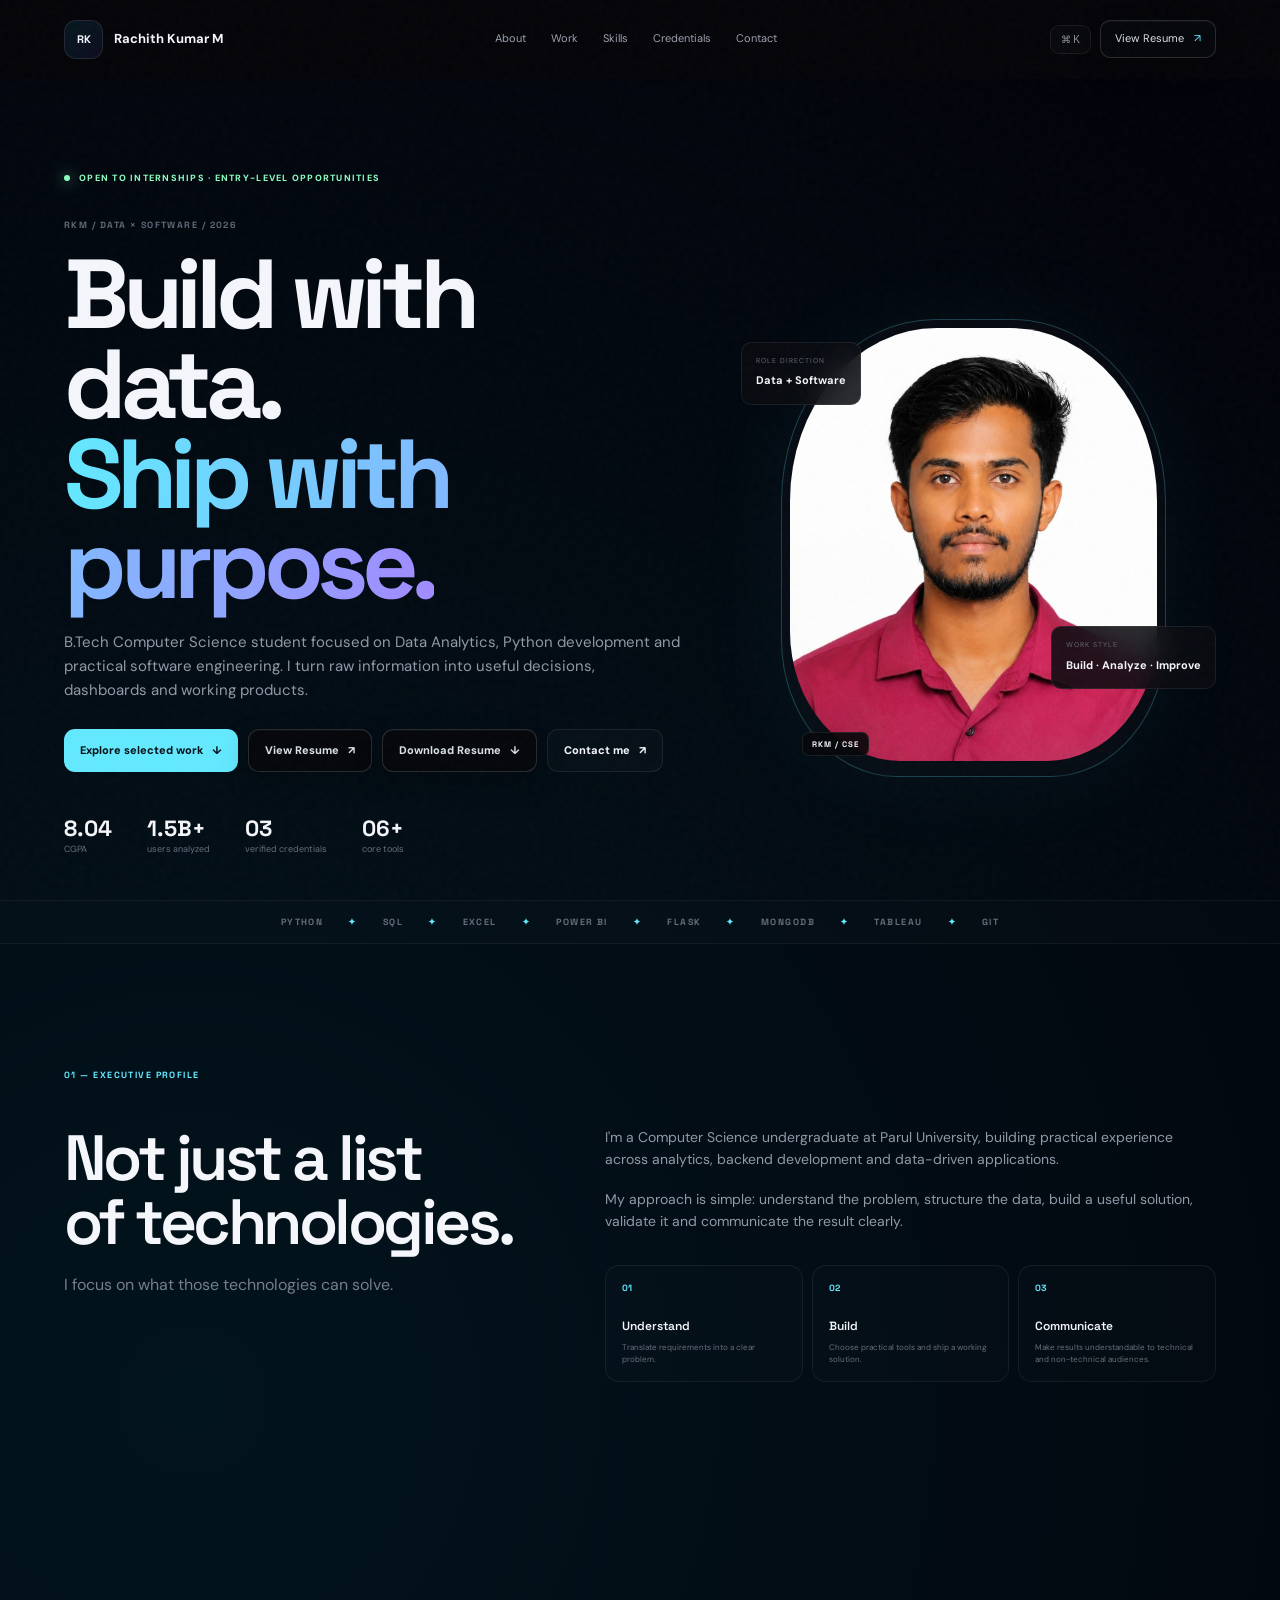
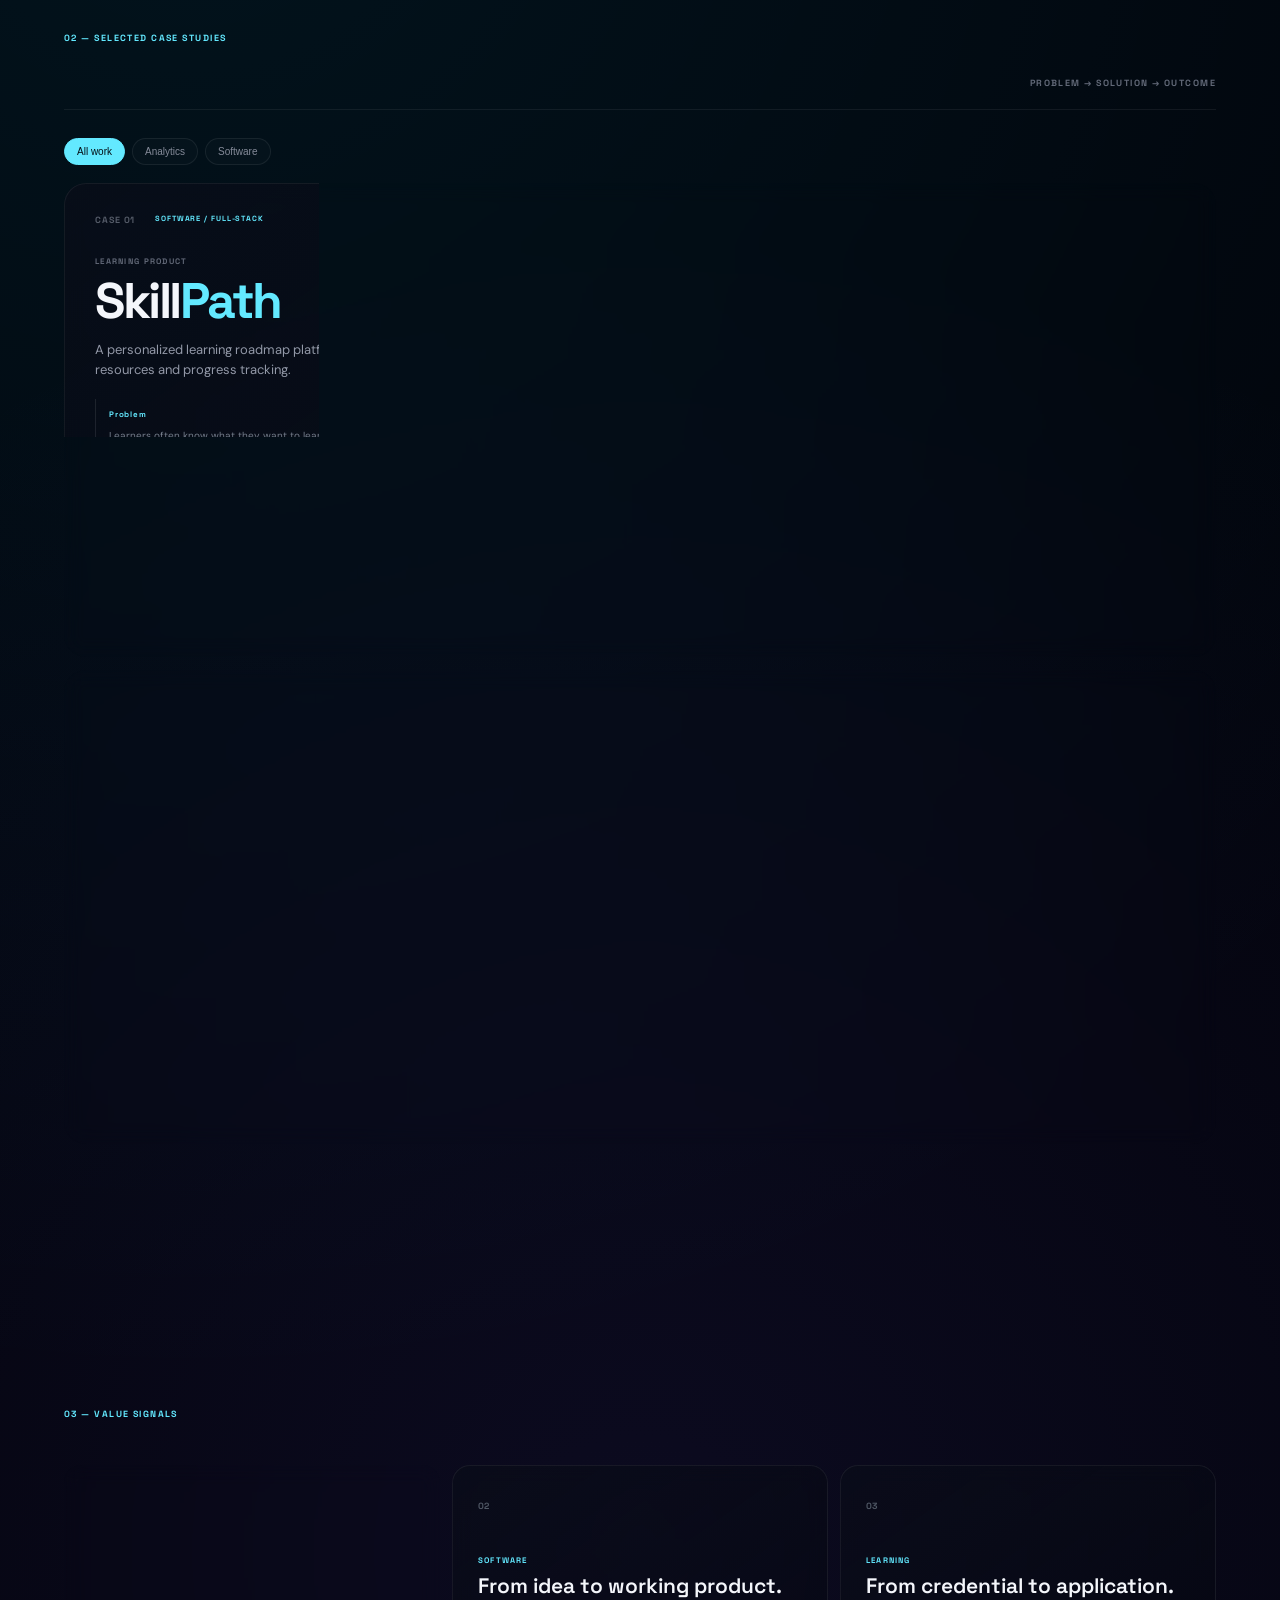
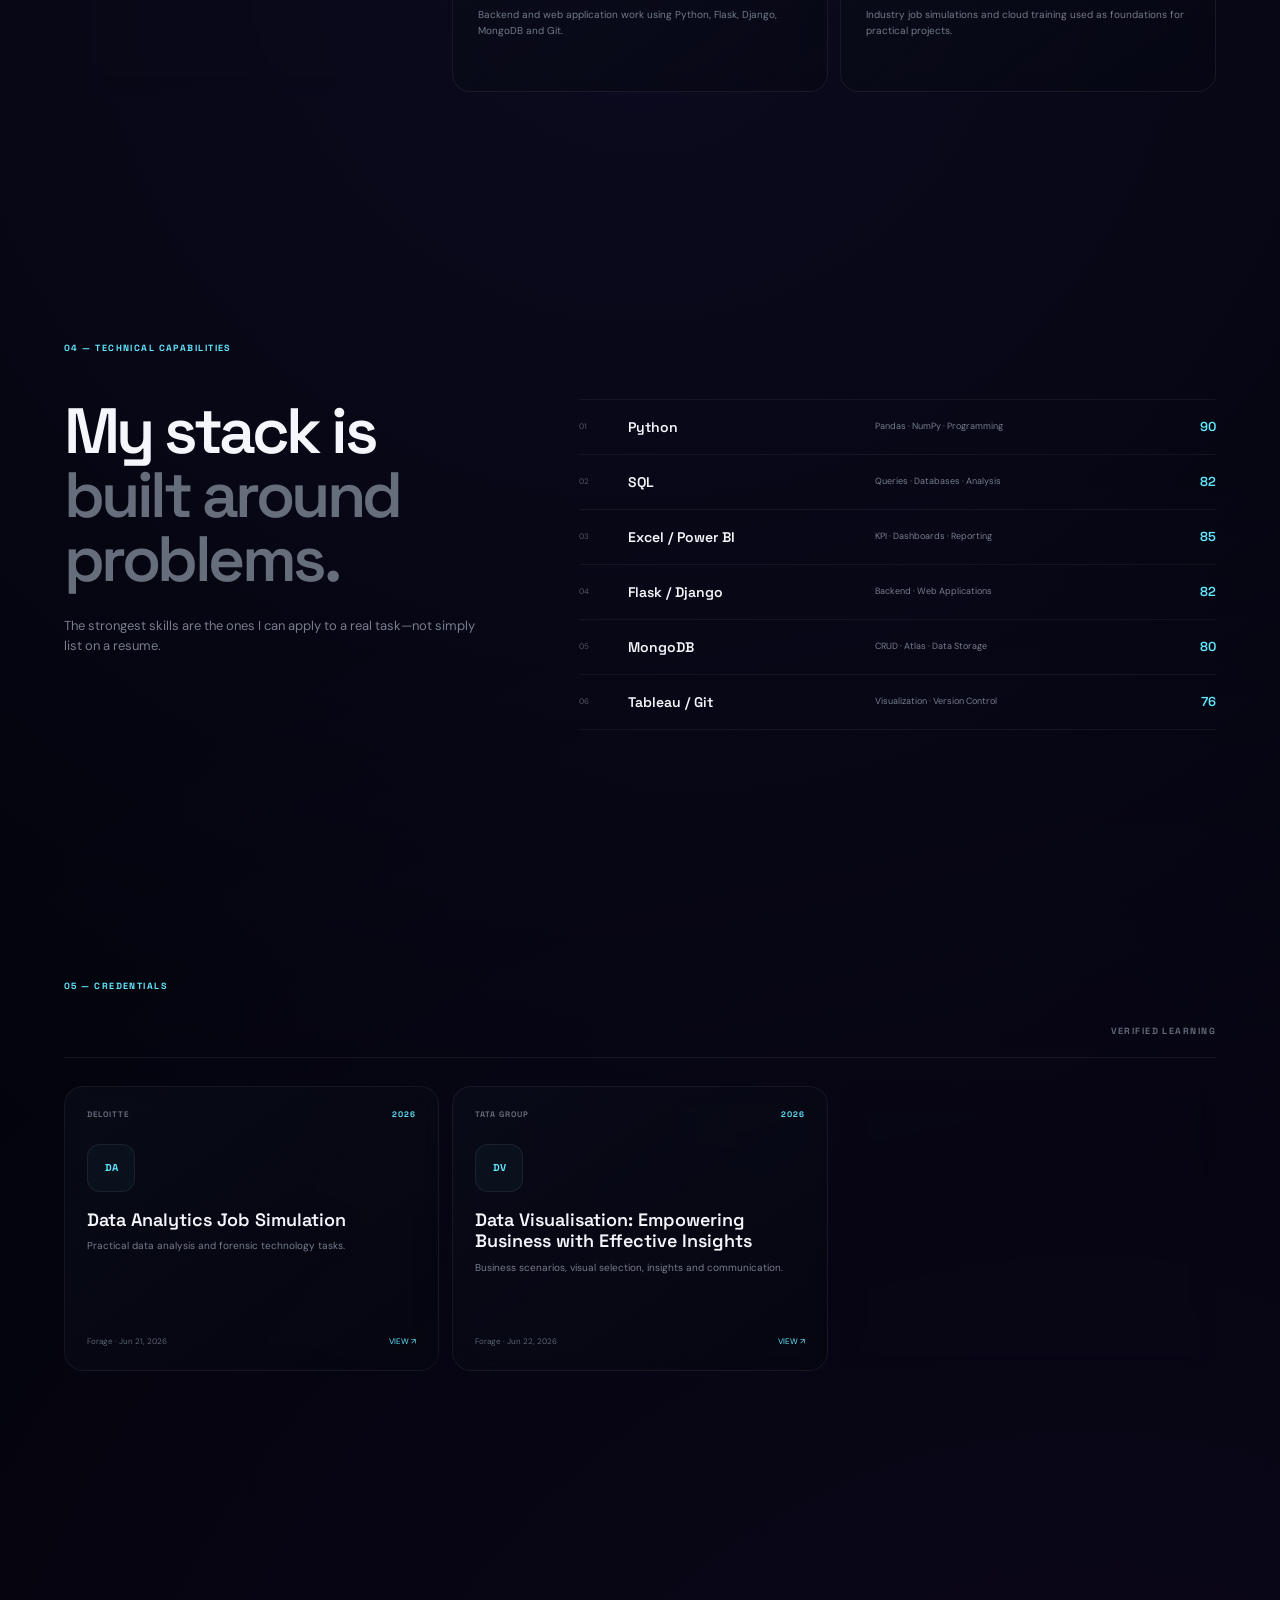
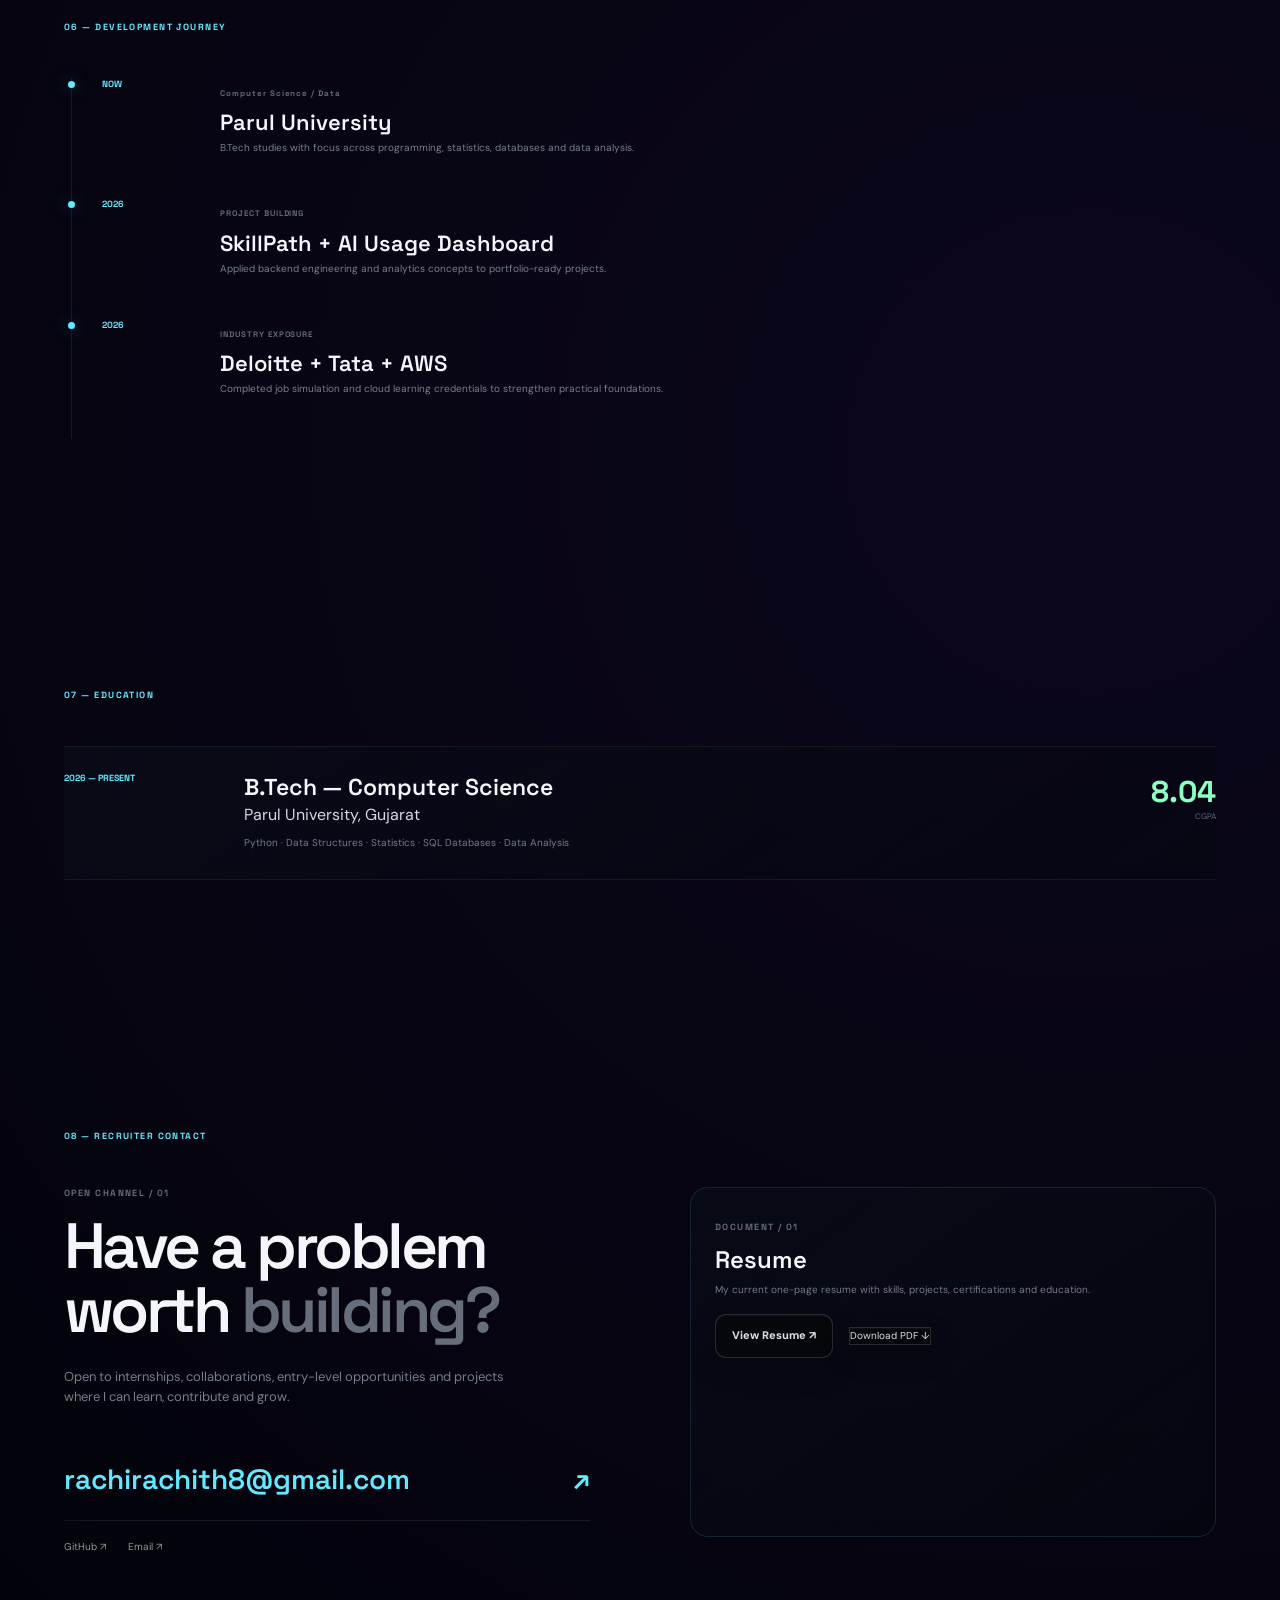
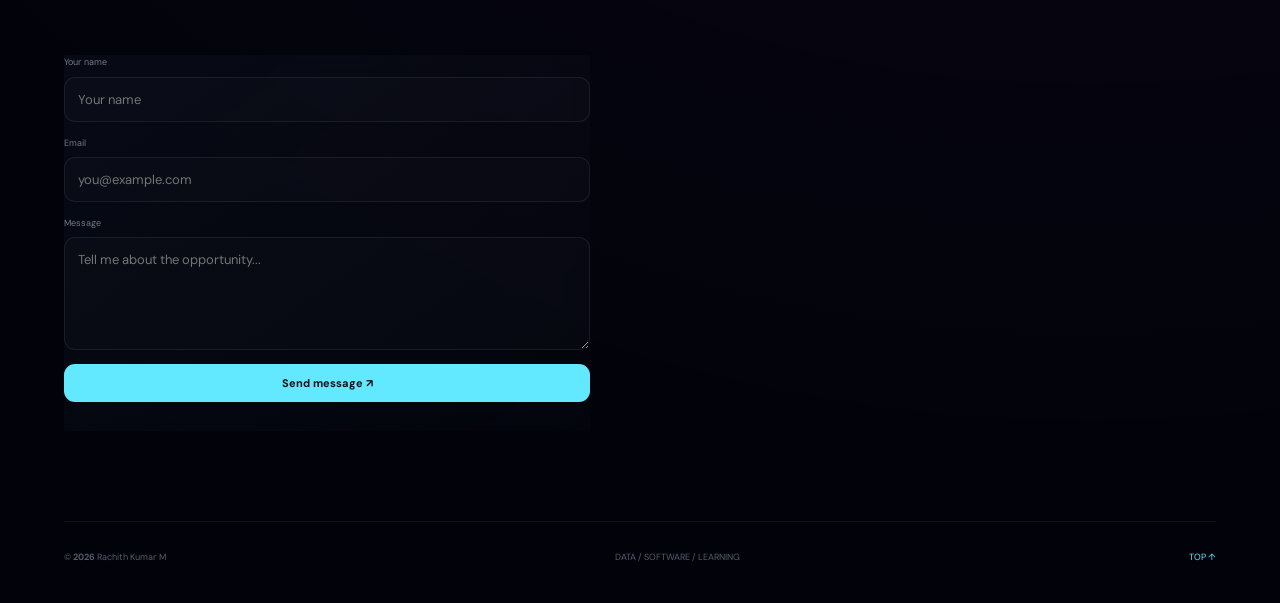
<file: goodrresumes/goodresume/index.html>
<!DOCTYPE html>
<html lang="en">
<head>
<meta charset="UTF-8">
<meta name="viewport" content="width=device-width, initial-scale=1.0">
<meta name="description" content="Rachith Kumar M — Data Analytics, Python and Backend Portfolio">
<title>Rachith Kumar M — Data & Software Portfolio</title>
<link rel="preconnect" href="https://fonts.googleapis.com">
<link rel="preconnect" href="https://fonts.gstatic.com" crossorigin>
<link href="https://fonts.googleapis.com/css2?family=DM+Sans:wght@400;500;600;700&family=Space+Grotesk:wght@500;600;700&display=swap" rel="stylesheet">
<link rel="stylesheet" href="style.css">
</head>
<body>
<div class="space-depth" aria-hidden="true">
  <div class="horizon"></div>
  <div class="glow"></div>
  <div class="ring r1"></div>
  <div class="ring r2"></div>
  <div class="ring r3"></div>
  <i class="floating-orb orb-a"></i>
  <i class="floating-orb orb-b"></i>
  <i class="floating-orb orb-c"></i>
  <i class="floating-orb orb-d"></i>
</div>
<div class="noise"></div><div class="aurora a1"></div><div class="aurora a2"></div>

<header class="topbar" id="topbar">
  <nav class="nav shell">
    <a href="#home" class="logo"><span>RK</span><b>Rachith Kumar M</b></a>
    <div class="navlinks" id="navlinks">
      <a href="#about">About</a><a href="#work">Work</a><a href="#skills">Skills</a>
      <a href="#credentials">Credentials</a><a href="#contact">Contact</a>
    </div>
    <div class="navright">
      <button class="cmd-btn" id="commandOpen" title="Command menu">⌘ K</button>
      <a class="resume-btn" href="assets/resume.pdf" target="_blank">View Resume <span>↗</span></a>
      <button class="mobile-menu" id="mobileMenu">☰</button>
    </div>
  </nav>
</header>

<main>
<section class="hero shell" id="home">
  <div class="hero-left reveal">
    <div class="status"><i></i> OPEN TO INTERNSHIPS · ENTRY-LEVEL OPPORTUNITIES</div>
    <p class="mono">RKM / DATA × SOFTWARE / 2026</p>
    <h1>Build with data.<br><span>Ship with purpose.</span></h1>
    <p class="hero-desc">B.Tech Computer Science student focused on Data Analytics, Python development and practical software engineering. I turn raw information into useful decisions, dashboards and working products.</p>
    <div class="hero-buttons">
      <a class="button main" href="#work">Explore selected work <span>↓</span></a>
      <a class="button outline" href="assets/resume.pdf" target="_blank">View Resume <span>↗</span></a><a class="button dark-resume" href="assets/resume.pdf" download>Download Resume <span>↓</span></a><a class="button outline" href="mailto:rachirachith8@gmail.com?subject=Opportunity%20for%20Rachith%20Kumar">Contact me <span>↗</span></a>
    </div>
    <div class="proof-row">
      <div><b>8.04</b><small>CGPA</small></div>
      <div><b>1.5B+</b><small>users analyzed</small></div>
      <div><b>03</b><small>verified credentials</small></div>
      <div><b>06+</b><small>core tools</small></div>
    </div>
  </div>
  <div class="hero-right reveal">
    <div class="orbit o1"></div><div class="orbit o2"></div><div class="orbit o3"></div>
    <div class="portrait"><img src="assets/profile.jpg" alt="Rachith Kumar M"><span>RKM / CSE</span></div>
    <div class="signal s1"><small>ROLE DIRECTION</small><b>Data + Software</b></div>
    <div class="signal s2"><small>WORK STYLE</small><b>Build · Analyze · Improve</b></div>
  </div>
</section>

<section class="ticker"><div><span>PYTHON</span><i>✦</i><span>SQL</span><i>✦</i><span>EXCEL</span><i>✦</i><span>POWER BI</span><i>✦</i><span>FLASK</span><i>✦</i><span>MONGODB</span><i>✦</i><span>TABLEAU</span><i>✦</i><span>GIT</span></div></section>

<section class="section shell" id="about">
  <div class="section-label reveal">01 — EXECUTIVE PROFILE</div>
  <div class="profile-grid">
    <div class="reveal"><h2>Not just a list<br>of technologies.</h2><p class="muted big">I focus on what those technologies can solve.</p></div>
    <div class="profile-copy reveal">
      <p>I'm a Computer Science undergraduate at Parul University, building practical experience across analytics, backend development and data-driven applications.</p>
      <p>My approach is simple: understand the problem, structure the data, build a useful solution, validate it and communicate the result clearly.</p>
      <div class="principles">
        <div><b>01</b><strong>Understand</strong><small>Translate requirements into a clear problem.</small></div>
        <div><b>02</b><strong>Build</strong><small>Choose practical tools and ship a working solution.</small></div>
        <div><b>03</b><strong>Communicate</strong><small>Make results understandable to technical and non-technical audiences.</small></div>
      </div>
    </div>
  </div>
</section>

<section class="section shell" id="work">
  <div class="section-top reveal"><div class="section-label">02 — SELECTED CASE STUDIES</div><p>PROBLEM → SOLUTION → OUTCOME</p></div>
  <div class="filterbar reveal">
    <button class="filter active" data-filter="all">All work</button>
    <button class="filter" data-filter="analytics">Analytics</button>
    <button class="filter" data-filter="software">Software</button>
  </div>

  <article class="case-card software reveal" data-category="software">
    <div class="case-meta"><span>CASE 01</span><small>SOFTWARE / FULL-STACK</small><b>2026</b></div>
    <div class="case-main">
      <div>
        <div class="case-kicker">LEARNING PRODUCT</div>
        <h3>Skill<span>Path</span></h3>
        <p class="lead">A personalized learning roadmap platform that turns a target skill into a structured path with resources and progress tracking.</p>
        <div class="case-block"><b>Problem</b><p>Learners often know what they want to learn but struggle to turn that goal into an actionable sequence.</p></div>
        <div class="case-block"><b>Build</b><p>Flask backend, MongoDB data layer, authentication, roadmap generation and a focused web interface.</p></div>
        <div class="tagrow"><span>Python</span><span>Flask</span><span>MongoDB</span><span>JavaScript</span></div>
        <div class="case-actions"><a class="button main" href="https://skillpath-sc6x.onrender.com" target="_blank">Open live product ↗</a><a class="text-button" href="https://github.com/rachi2006/SkillPath" target="_blank">GitHub source →</a></div>
      </div>
      <div class="product-ui">
        <div class="ui-top"><span>skillpath / roadmap</span><i></i><i></i><i></i></div>
        <div class="ui-body"><small>ACTIVE ROADMAP</small><strong>Python → Backend</strong>
          <div class="step done">01&nbsp; Foundations <b>✓</b></div><div class="step">02&nbsp; Flask & APIs <b>68%</b></div><div class="step">03&nbsp; Database Design <b>42%</b></div><div class="step">04&nbsp; Deploy & Build <b>18%</b></div>
        </div>
      </div>
    </div>
  </article>

  <article class="case-card analytics reveal" data-category="analytics">
    <div class="case-meta"><span>CASE 02</span><small>ANALYTICS / EXCEL</small><b>2026</b></div>
    <div class="case-main">
      <div>
        <div class="case-kicker">DATA STORYTELLING</div>
        <h3>AI Usage <span>Dashboard</span></h3>
        <p class="lead">An analytics project built around publicly available AI-usage statistics to practice KPI design, visualization and business storytelling.</p>
        <div class="case-block"><b>Question</b><p>How can a large-scale usage dataset be transformed into a dashboard that communicates adoption clearly?</p></div>
        <div class="case-block"><b>Build</b><p>Excel-based data preparation, KPI design, pivot analysis and visual storytelling around a 1.5B+ monthly-user scale.</p></div>
        <div class="tagrow"><span>Excel</span><span>Pivot Tables</span><span>KPI Design</span><span>Visualization</span></div>
        <div class="case-actions"><a class="button main" href="https://github.com/rachi2006/Data_about_AI" target="_blank">View repository ↗</a></div>
      </div>
      <div class="analytics-ui"><div class="metric"><small>MONTHLY AI USERS</small><strong>1.5B+</strong><em>ANALYSIS SCALE</em></div><div class="chart"><i></i><i></i><i></i><i></i><i></i><i></i><i></i><i></i></div><div class="chart-labels"><span>JAN</span><span>MAR</span><span>MAY</span><span>JUL</span><span>SEP</span><span>NOV</span></div></div>
    </div>
  </article>
</section>

<section class="section shell" id="impact">
  <div class="section-label reveal">03 — VALUE SIGNALS</div>
  <div class="signal-grid">
    <div class="value-card reveal"><span>01</span><strong>DATA</strong><h3>From raw numbers to a clear story.</h3><p>Hands-on practice with Pandas, NumPy, SQL, Excel and dashboard-oriented analysis.</p></div>
    <div class="value-card reveal"><span>02</span><strong>SOFTWARE</strong><h3>From idea to working product.</h3><p>Backend and web application work using Python, Flask, Django, MongoDB and Git.</p></div>
    <div class="value-card reveal"><span>03</span><strong>LEARNING</strong><h3>From credential to application.</h3><p>Industry job simulations and cloud training used as foundations for practical projects.</p></div>
  </div>
</section>

<section class="section shell" id="skills">
  <div class="section-label reveal">04 — TECHNICAL CAPABILITIES</div>
  <div class="skills-layout">
    <div class="reveal"><h2>My stack is<br><em>built around problems.</em></h2><p class="muted">The strongest skills are the ones I can apply to a real task—not simply list on a resume.</p></div>
    <div class="skill-list">
      <div class="skill-row reveal"><span>01</span><b>Python</b><small>Pandas · NumPy · Programming</small><strong>90</strong></div>
      <div class="skill-row reveal"><span>02</span><b>SQL</b><small>Queries · Databases · Analysis</small><strong>82</strong></div>
      <div class="skill-row reveal"><span>03</span><b>Excel / Power BI</b><small>KPI · Dashboards · Reporting</small><strong>85</strong></div>
      <div class="skill-row reveal"><span>04</span><b>Flask / Django</b><small>Backend · Web Applications</small><strong>82</strong></div>
      <div class="skill-row reveal"><span>05</span><b>MongoDB</b><small>CRUD · Atlas · Data Storage</small><strong>80</strong></div>
      <div class="skill-row reveal"><span>06</span><b>Tableau / Git</b><small>Visualization · Version Control</small><strong>76</strong></div>
    </div>
  </div>
</section>

<section class="section shell" id="credentials">
  <div class="section-top reveal"><div class="section-label">05 — CREDENTIALS</div><p>VERIFIED LEARNING</p></div>
  <div class="credential-grid">
    <a class="credential reveal" href="assets/deloitte-data-analytics.pdf" target="_blank"><div class="cred-head"><span>DELOITTE</span><b>2026</b></div><div class="cred-mark">DA</div><h3>Data Analytics Job Simulation</h3><p>Practical data analysis and forensic technology tasks.</p><footer>Forage · Jun 21, 2026 <span>VIEW ↗</span></footer></a>
    <a class="credential reveal" href="assets/tata-data-visualisation.pdf" target="_blank"><div class="cred-head"><span>TATA GROUP</span><b>2026</b></div><div class="cred-mark">DV</div><h3>Data Visualisation: Empowering Business with Effective Insights</h3><p>Business scenarios, visual selection, insights and communication.</p><footer>Forage · Jun 22, 2026 <span>VIEW ↗</span></footer></a>
    <a class="credential reveal" href="assets/aws-cloud-foundations.pdf" target="_blank"><div class="cred-head"><span>AWS ACADEMY</span><b>2026</b></div><div class="cred-mark">AWS</div><h3>Cloud Foundations — Training Badge</h3><p>AWS Academy Graduate credential with 20 hours of training.</p><footer>Mar 14, 2026 <span>VIEW ↗</span></footer></a>
  </div>
</section>

<section class="section shell" id="journey">
  <div class="section-label reveal">06 — DEVELOPMENT JOURNEY</div>
  <div class="timeline">
    <div class="timeline-item reveal"><span>NOW</span><div><b>Computer Science / Data</b><h3>Parul University</h3><p>B.Tech studies with focus across programming, statistics, databases and data analysis.</p></div></div>
    <div class="timeline-item reveal"><span>2026</span><div><b>PROJECT BUILDING</b><h3>SkillPath + AI Usage Dashboard</h3><p>Applied backend engineering and analytics concepts to portfolio-ready projects.</p></div></div>
    <div class="timeline-item reveal"><span>2026</span><div><b>INDUSTRY EXPOSURE</b><h3>Deloitte + Tata + AWS</h3><p>Completed job simulation and cloud learning credentials to strengthen practical foundations.</p></div></div>
  </div>
</section>

<section class="section shell">
  <div class="section-label reveal">07 — EDUCATION</div>
  <div class="education reveal"><div class="edu-date">2026 — PRESENT</div><div><h3>B.Tech — Computer Science</h3><p>Parul University, Gujarat</p><small>Python · Data Structures · Statistics · SQL Databases · Data Analysis</small></div><strong>8.04<small>CGPA</small></strong></div>
</section>

<section class="section shell contact-section" id="contact">
  <div class="section-label reveal">08 — RECRUITER CONTACT</div>
  <div class="contact-layout">
    <div class="reveal"><p class="mono">OPEN CHANNEL / 01</p><h2>Have a problem<br>worth <em>building?</em></h2><p class="muted">Open to internships, collaborations, entry-level opportunities and projects where I can learn, contribute and grow.</p>
      <a class="big-email" href="mailto:rachirachith8@gmail.com?subject=Portfolio%20Opportunity">rachirachith8@gmail.com <span>↗</span></a>
      <div class="social-row"><a href="https://github.com/rachi2006" target="_blank">GitHub ↗</a><a href="mailto:rachirachith8@gmail.com">Email ↗</a></div>
    </div>
    <div class="resume-card reveal"><span class="mono">DOCUMENT / 01</span><h3>Resume</h3><p>My current one-page resume with skills, projects, certifications and education.</p><div><a class="button main" href="assets/resume.pdf" target="_blank">View Resume ↗</a><a class="text-button" href="assets/resume.pdf" download>Download PDF ↓</a></div></div>
<form id="contactForm" class="contact-form reveal"><label>Your name<input name="from_name" required placeholder="Your name"></label><label>Email<input name="from_email" type="email" required placeholder="you@example.com"></label><label>Message<textarea name="message" required rows="5" placeholder="Tell me about the opportunity..."></textarea></label><button class="button main" type="submit">Send message ↗</button><small id="formStatus"></small></form>
  </div>
</section>
</main>

<footer class="footer shell"><span>© <b id="year"></b> Rachith Kumar M</span><span>DATA / SOFTWARE / LEARNING</span><a href="#home">TOP ↑</a></footer>

<div class="command" id="command"><div class="command-box"><div class="command-head"><span>QUICK NAVIGATION</span><button id="commandClose">ESC</button></div><input id="commandInput" placeholder="Search section..."><div class="command-items"><a href="#home">Home <kbd>01</kbd></a><a href="#work">Selected work <kbd>02</kbd></a><a href="#skills">Capabilities <kbd>03</kbd></a><a href="#certifications">Credentials <kbd>04</kbd></a><a href="#contact">Contact <kbd>05</kbd></a><a href="https://github.com/rachi2006" target="_blank">GitHub ↗ <kbd>↗</kbd></a></div></div></div>

<script src="script.js"></script>
</body></html>
</file>
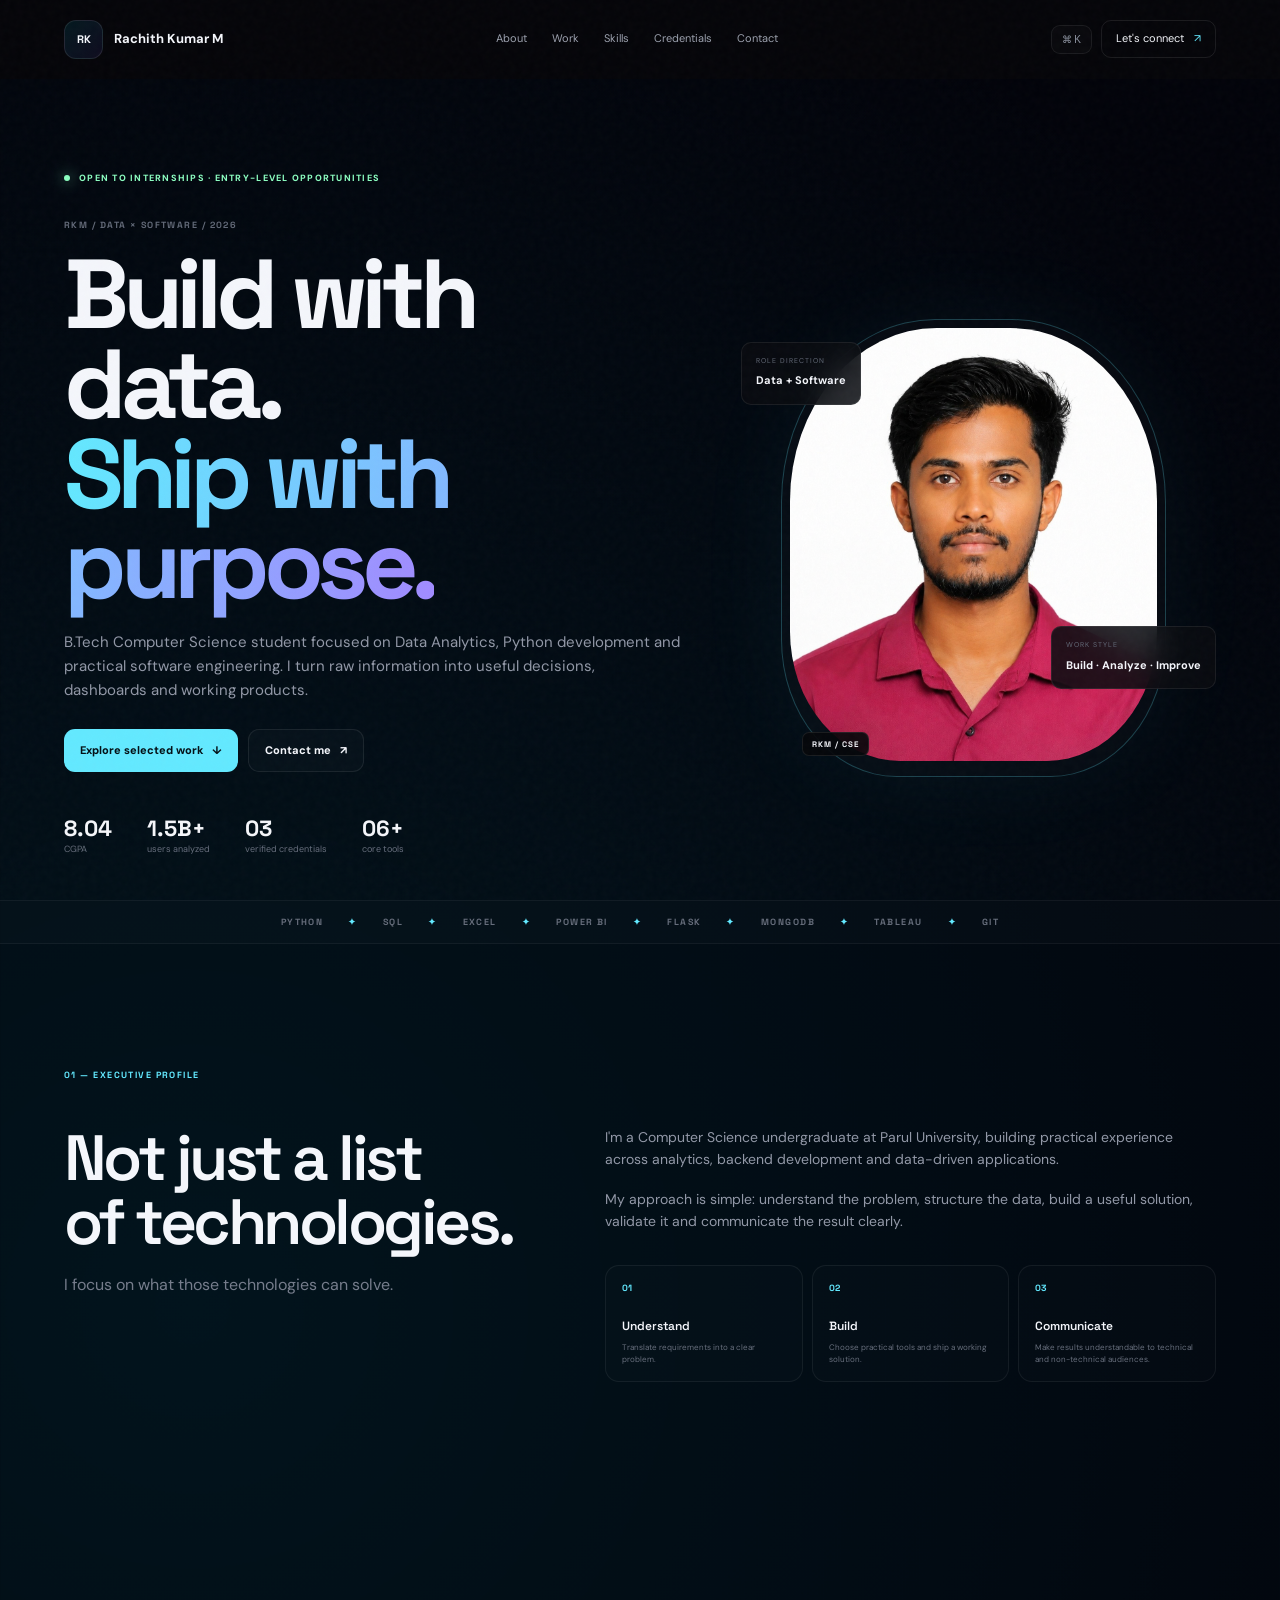
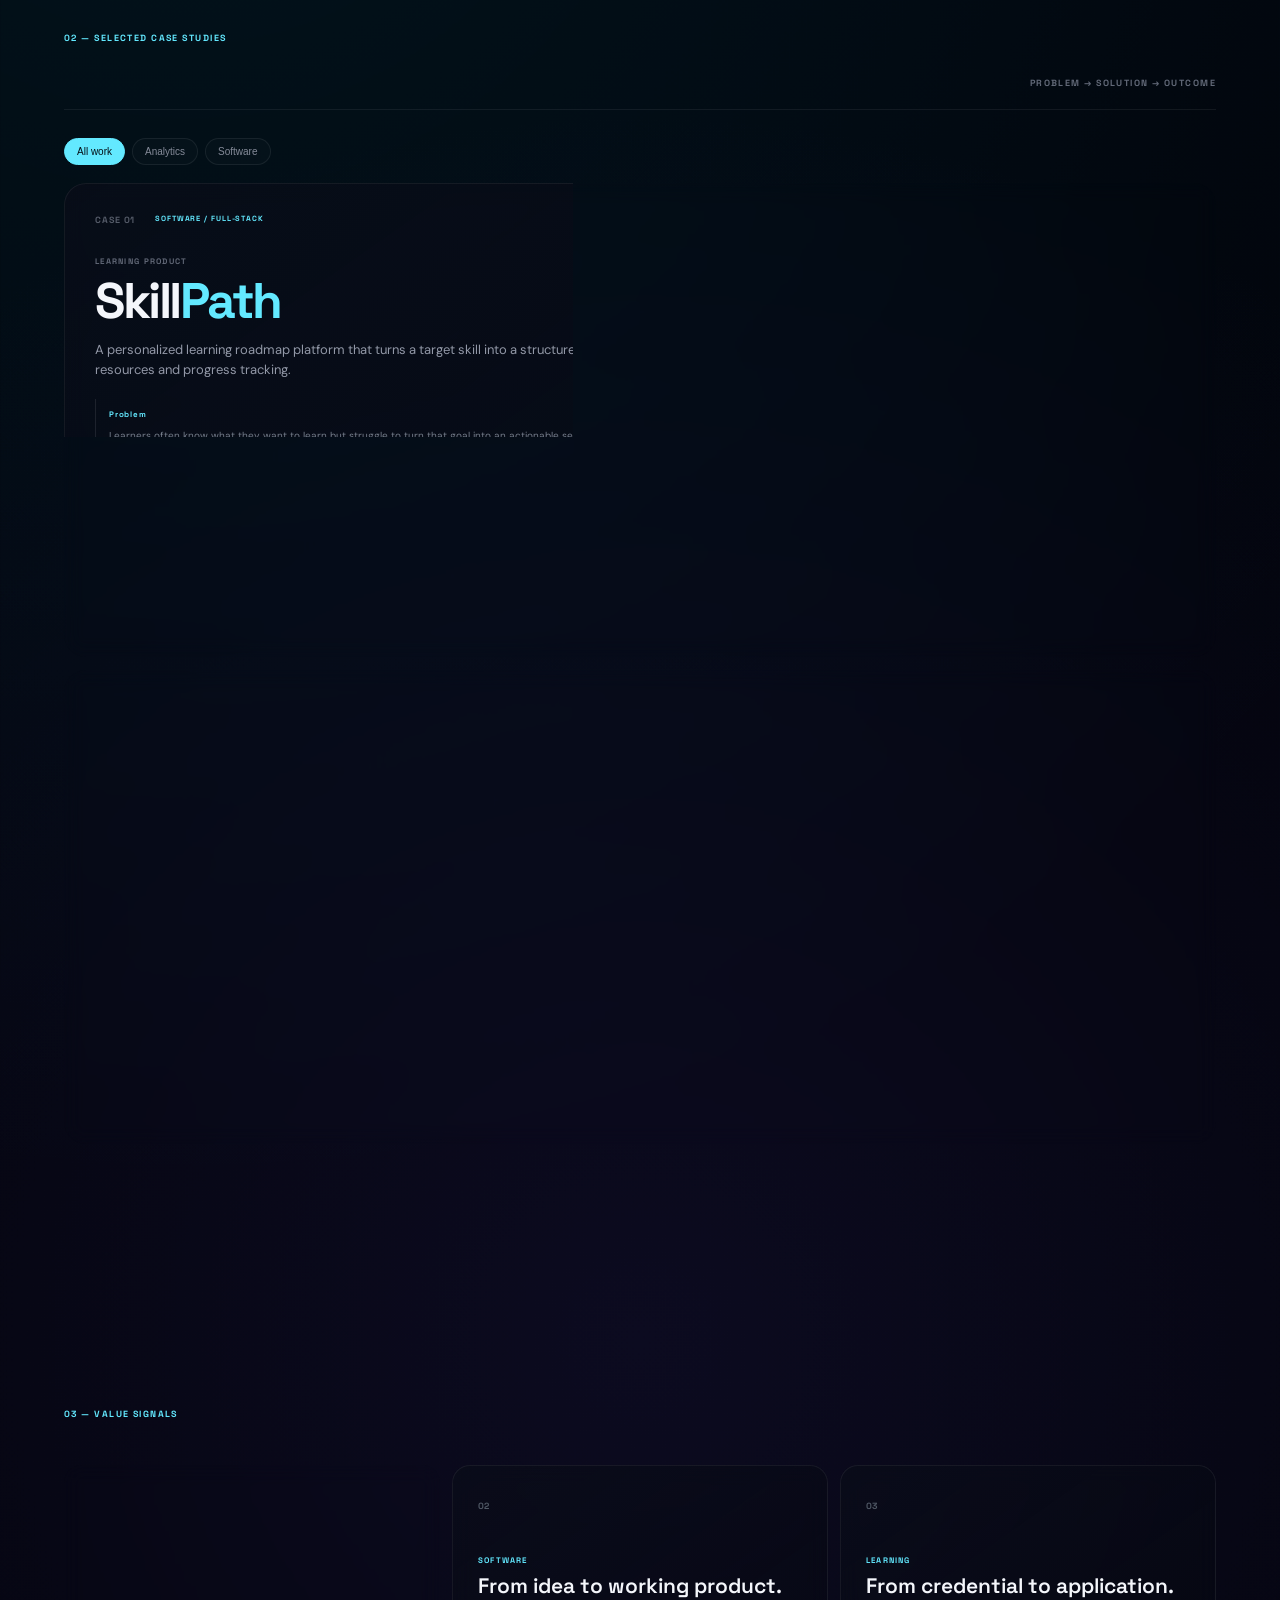
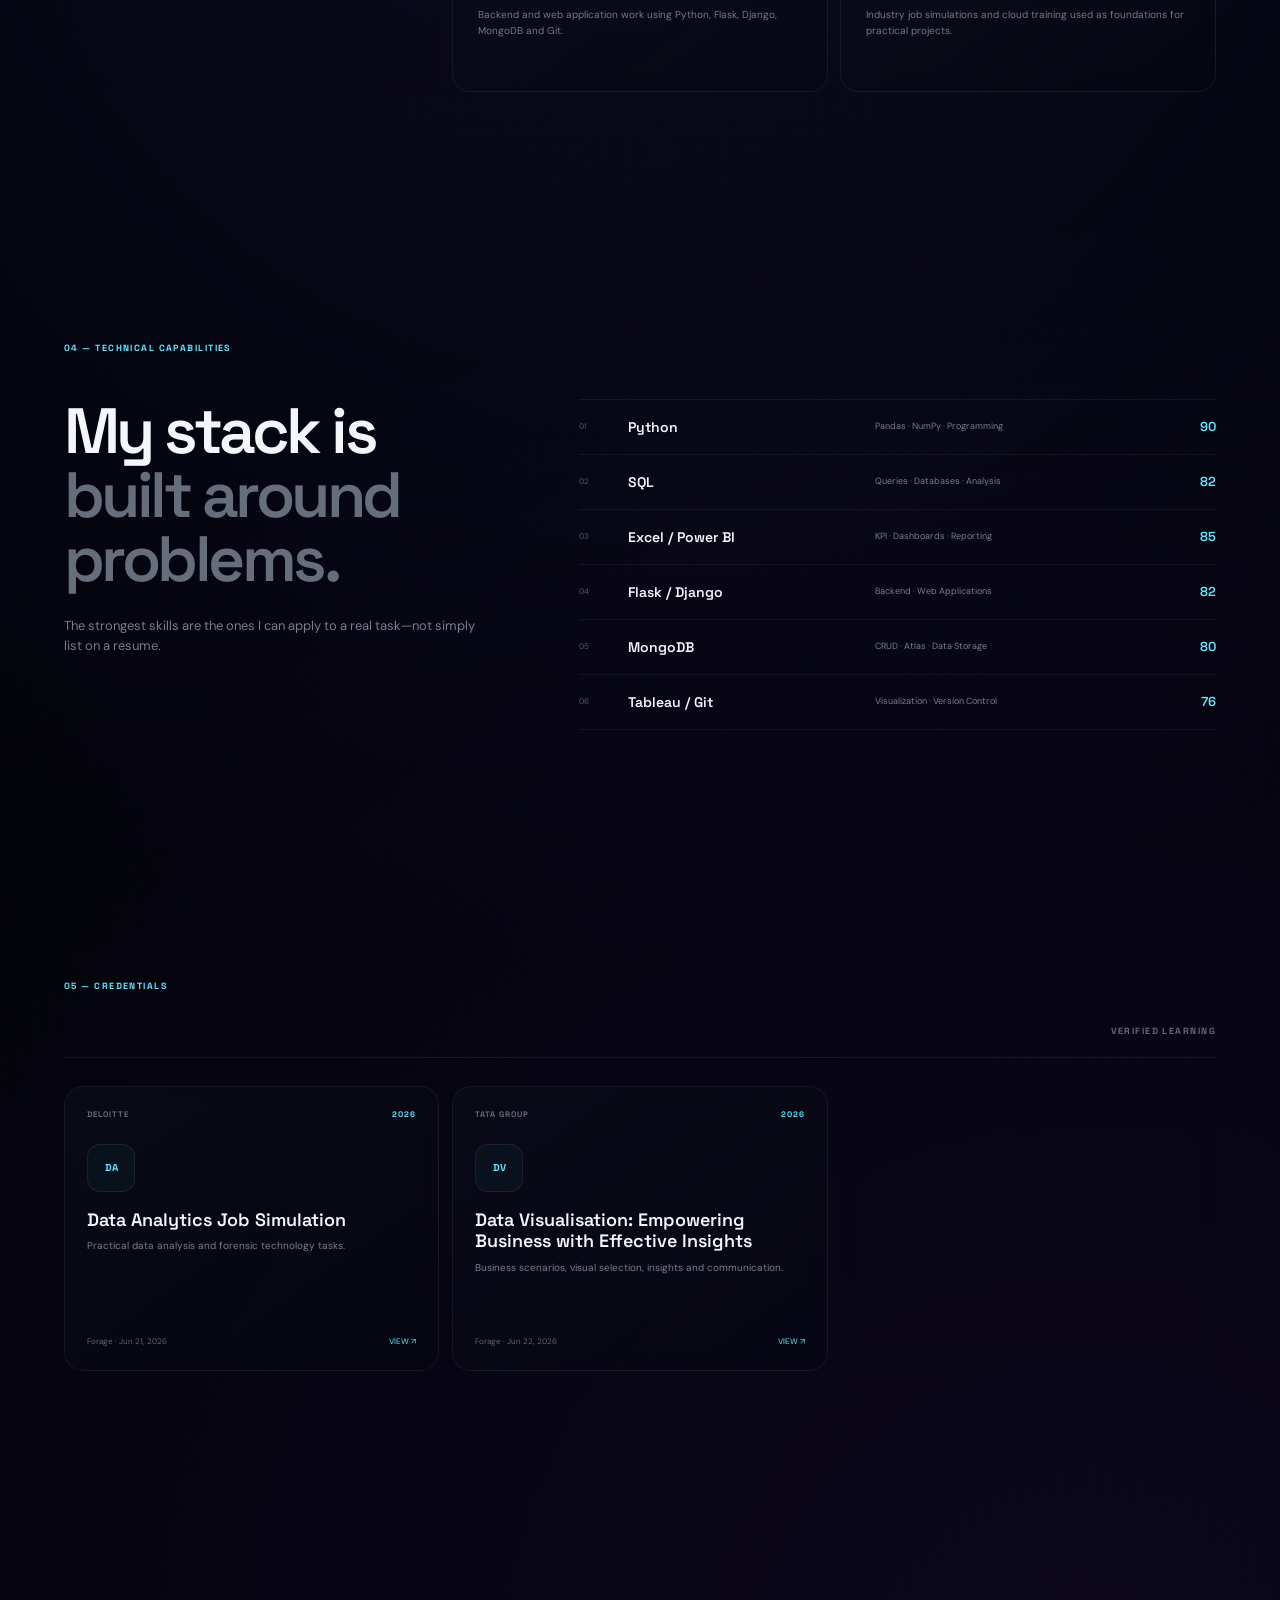
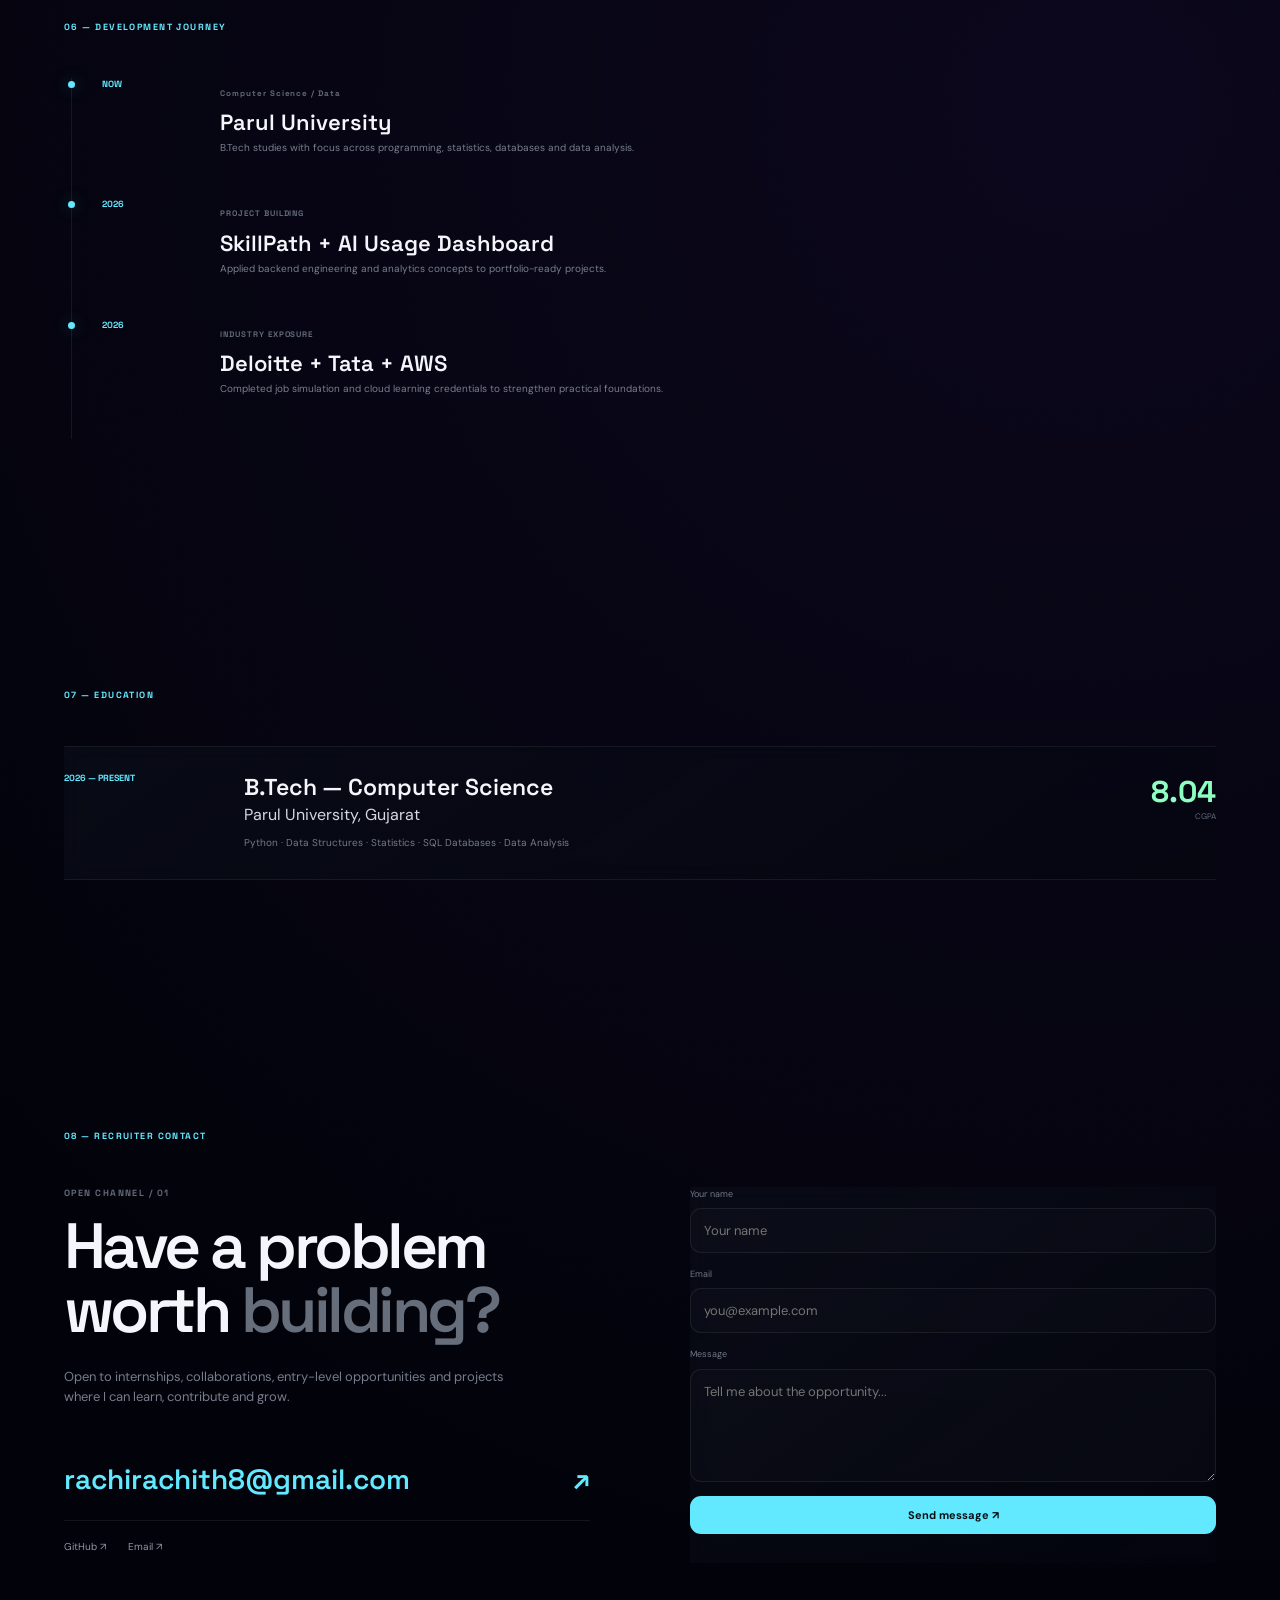
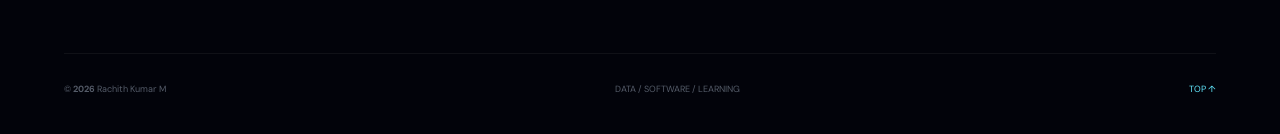
<file: goodrresumes/rachith-cinematic-dimensional-portfolio/rachith_mnc_portfolio_v2/index.html>
<!DOCTYPE html>
<html lang="en">
<head>
<meta charset="UTF-8">
<meta name="viewport" content="width=device-width, initial-scale=1.0">
<meta name="description" content="Rachith Kumar M — Data Analytics, Python and Backend Portfolio">
<title>Rachith Kumar M — Data & Software Portfolio</title>
<link rel="preconnect" href="https://fonts.googleapis.com">
<link rel="preconnect" href="https://fonts.gstatic.com" crossorigin>
<link href="https://fonts.googleapis.com/css2?family=DM+Sans:wght@400;500;600;700&family=Space+Grotesk:wght@500;600;700&display=swap" rel="stylesheet">
<link rel="stylesheet" href="style.css">
</head>
<body>
<div class="space-depth" aria-hidden="true">
  <div class="horizon"></div>
  <div class="glow"></div>
  <div class="ring r1"></div>
  <div class="ring r2"></div>
  <div class="ring r3"></div>
  <i class="floating-orb orb-a"></i>
  <i class="floating-orb orb-b"></i>
  <i class="floating-orb orb-c"></i>
  <i class="floating-orb orb-d"></i>
</div>
<div class="noise"></div><div class="aurora a1"></div><div class="aurora a2"></div>

<header class="topbar" id="topbar">
  <nav class="nav shell">
    <a href="#home" class="logo"><span>RK</span><b>Rachith Kumar M</b></a>
    <div class="navlinks" id="navlinks">
      <a href="#about">About</a><a href="#work">Work</a><a href="#skills">Skills</a>
      <a href="#credentials">Credentials</a><a href="#contact">Contact</a>
    </div>
    <div class="navright">
      <button class="cmd-btn" id="commandOpen" title="Command menu">⌘ K</button>
      <a class="resume-btn" href="#contact">Let's connect <span>↗</span></a>
      <button class="mobile-menu" id="mobileMenu">☰</button>
    </div>
  </nav>
</header>

<main>
<section class="hero shell" id="home">
  <div class="hero-left reveal">
    <div class="status"><i></i> OPEN TO INTERNSHIPS · ENTRY-LEVEL OPPORTUNITIES</div>
    <p class="mono">RKM / DATA × SOFTWARE / 2026</p>
    <h1>Build with data.<br><span>Ship with purpose.</span></h1>
    <p class="hero-desc">B.Tech Computer Science student focused on Data Analytics, Python development and practical software engineering. I turn raw information into useful decisions, dashboards and working products.</p>
    <div class="hero-buttons">
      <a class="button main" href="#work">Explore selected work <span>↓</span></a>
      <a class="button outline" href="mailto:rachirachith8@gmail.com?subject=Opportunity%20for%20Rachith%20Kumar">Contact me <span>↗</span></a>
    </div>
    <div class="proof-row">
      <div><b>8.04</b><small>CGPA</small></div>
      <div><b>1.5B+</b><small>users analyzed</small></div>
      <div><b>03</b><small>verified credentials</small></div>
      <div><b>06+</b><small>core tools</small></div>
    </div>
  </div>
  <div class="hero-right reveal">
    <div class="orbit o1"></div><div class="orbit o2"></div><div class="orbit o3"></div>
    <div class="portrait"><img src="assets/profile.jpg" alt="Rachith Kumar M"><span>RKM / CSE</span></div>
    <div class="signal s1"><small>ROLE DIRECTION</small><b>Data + Software</b></div>
    <div class="signal s2"><small>WORK STYLE</small><b>Build · Analyze · Improve</b></div>
  </div>
</section>

<section class="ticker"><div><span>PYTHON</span><i>✦</i><span>SQL</span><i>✦</i><span>EXCEL</span><i>✦</i><span>POWER BI</span><i>✦</i><span>FLASK</span><i>✦</i><span>MONGODB</span><i>✦</i><span>TABLEAU</span><i>✦</i><span>GIT</span></div></section>

<section class="section shell" id="about">
  <div class="section-label reveal">01 — EXECUTIVE PROFILE</div>
  <div class="profile-grid">
    <div class="reveal"><h2>Not just a list<br>of technologies.</h2><p class="muted big">I focus on what those technologies can solve.</p></div>
    <div class="profile-copy reveal">
      <p>I'm a Computer Science undergraduate at Parul University, building practical experience across analytics, backend development and data-driven applications.</p>
      <p>My approach is simple: understand the problem, structure the data, build a useful solution, validate it and communicate the result clearly.</p>
      <div class="principles">
        <div><b>01</b><strong>Understand</strong><small>Translate requirements into a clear problem.</small></div>
        <div><b>02</b><strong>Build</strong><small>Choose practical tools and ship a working solution.</small></div>
        <div><b>03</b><strong>Communicate</strong><small>Make results understandable to technical and non-technical audiences.</small></div>
      </div>
    </div>
  </div>
</section>

<section class="section shell" id="work">
  <div class="section-top reveal"><div class="section-label">02 — SELECTED CASE STUDIES</div><p>PROBLEM → SOLUTION → OUTCOME</p></div>
  <div class="filterbar reveal">
    <button class="filter active" data-filter="all">All work</button>
    <button class="filter" data-filter="analytics">Analytics</button>
    <button class="filter" data-filter="software">Software</button>
  </div>

  <article class="case-card software reveal" data-category="software">
    <div class="case-meta"><span>CASE 01</span><small>SOFTWARE / FULL-STACK</small><b>2026</b></div>
    <div class="case-main">
      <div>
        <div class="case-kicker">LEARNING PRODUCT</div>
        <h3>Skill<span>Path</span></h3>
        <p class="lead">A personalized learning roadmap platform that turns a target skill into a structured path with resources and progress tracking.</p>
        <div class="case-block"><b>Problem</b><p>Learners often know what they want to learn but struggle to turn that goal into an actionable sequence.</p></div>
        <div class="case-block"><b>Build</b><p>Flask backend, MongoDB data layer, authentication, roadmap generation and a focused web interface.</p></div>
        <div class="tagrow"><span>Python</span><span>Flask</span><span>MongoDB</span><span>JavaScript</span></div>
        <div class="case-actions"><a class="button main" href="https://skillpath-sc6x.onrender.com" target="_blank">Open live product ↗</a><a class="text-button" href="https://github.com/rachi2006/SkillPath" target="_blank">GitHub source →</a></div>
      </div>
      <div class="product-ui">
        <div class="ui-top"><span>skillpath / roadmap</span><i></i><i></i><i></i></div>
        <div class="ui-body"><small>ACTIVE ROADMAP</small><strong>Python → Backend</strong>
          <div class="step done">01&nbsp; Foundations <b>✓</b></div><div class="step">02&nbsp; Flask & APIs <b>68%</b></div><div class="step">03&nbsp; Database Design <b>42%</b></div><div class="step">04&nbsp; Deploy & Build <b>18%</b></div>
        </div>
      </div>
    </div>
  </article>

  <article class="case-card analytics reveal" data-category="analytics">
    <div class="case-meta"><span>CASE 02</span><small>ANALYTICS / EXCEL</small><b>2026</b></div>
    <div class="case-main">
      <div>
        <div class="case-kicker">DATA STORYTELLING</div>
        <h3>AI Usage <span>Dashboard</span></h3>
        <p class="lead">An analytics project built around publicly available AI-usage statistics to practice KPI design, visualization and business storytelling.</p>
        <div class="case-block"><b>Question</b><p>How can a large-scale usage dataset be transformed into a dashboard that communicates adoption clearly?</p></div>
        <div class="case-block"><b>Build</b><p>Excel-based data preparation, KPI design, pivot analysis and visual storytelling around a 1.5B+ monthly-user scale.</p></div>
        <div class="tagrow"><span>Excel</span><span>Pivot Tables</span><span>KPI Design</span><span>Visualization</span></div>
        <div class="case-actions"><a class="button main" href="https://github.com/rachi2006/Data_about_AI" target="_blank">View repository ↗</a></div>
      </div>
      <div class="analytics-ui"><div class="metric"><small>MONTHLY AI USERS</small><strong>1.5B+</strong><em>ANALYSIS SCALE</em></div><div class="chart"><i></i><i></i><i></i><i></i><i></i><i></i><i></i><i></i></div><div class="chart-labels"><span>JAN</span><span>MAR</span><span>MAY</span><span>JUL</span><span>SEP</span><span>NOV</span></div></div>
    </div>
  </article>
</section>

<section class="section shell" id="impact">
  <div class="section-label reveal">03 — VALUE SIGNALS</div>
  <div class="signal-grid">
    <div class="value-card reveal"><span>01</span><strong>DATA</strong><h3>From raw numbers to a clear story.</h3><p>Hands-on practice with Pandas, NumPy, SQL, Excel and dashboard-oriented analysis.</p></div>
    <div class="value-card reveal"><span>02</span><strong>SOFTWARE</strong><h3>From idea to working product.</h3><p>Backend and web application work using Python, Flask, Django, MongoDB and Git.</p></div>
    <div class="value-card reveal"><span>03</span><strong>LEARNING</strong><h3>From credential to application.</h3><p>Industry job simulations and cloud training used as foundations for practical projects.</p></div>
  </div>
</section>

<section class="section shell" id="skills">
  <div class="section-label reveal">04 — TECHNICAL CAPABILITIES</div>
  <div class="skills-layout">
    <div class="reveal"><h2>My stack is<br><em>built around problems.</em></h2><p class="muted">The strongest skills are the ones I can apply to a real task—not simply list on a resume.</p></div>
    <div class="skill-list">
      <div class="skill-row reveal"><span>01</span><b>Python</b><small>Pandas · NumPy · Programming</small><strong>90</strong></div>
      <div class="skill-row reveal"><span>02</span><b>SQL</b><small>Queries · Databases · Analysis</small><strong>82</strong></div>
      <div class="skill-row reveal"><span>03</span><b>Excel / Power BI</b><small>KPI · Dashboards · Reporting</small><strong>85</strong></div>
      <div class="skill-row reveal"><span>04</span><b>Flask / Django</b><small>Backend · Web Applications</small><strong>82</strong></div>
      <div class="skill-row reveal"><span>05</span><b>MongoDB</b><small>CRUD · Atlas · Data Storage</small><strong>80</strong></div>
      <div class="skill-row reveal"><span>06</span><b>Tableau / Git</b><small>Visualization · Version Control</small><strong>76</strong></div>
    </div>
  </div>
</section>

<section class="section shell" id="credentials">
  <div class="section-top reveal"><div class="section-label">05 — CREDENTIALS</div><p>VERIFIED LEARNING</p></div>
  <div class="credential-grid">
    <a class="credential reveal" href="assets/deloitte-data-analytics.pdf" target="_blank"><div class="cred-head"><span>DELOITTE</span><b>2026</b></div><div class="cred-mark">DA</div><h3>Data Analytics Job Simulation</h3><p>Practical data analysis and forensic technology tasks.</p><footer>Forage · Jun 21, 2026 <span>VIEW ↗</span></footer></a>
    <a class="credential reveal" href="assets/tata-data-visualisation.pdf" target="_blank"><div class="cred-head"><span>TATA GROUP</span><b>2026</b></div><div class="cred-mark">DV</div><h3>Data Visualisation: Empowering Business with Effective Insights</h3><p>Business scenarios, visual selection, insights and communication.</p><footer>Forage · Jun 22, 2026 <span>VIEW ↗</span></footer></a>
    <a class="credential reveal" href="assets/aws-cloud-foundations.pdf" target="_blank"><div class="cred-head"><span>AWS ACADEMY</span><b>2026</b></div><div class="cred-mark">AWS</div><h3>Cloud Foundations — Training Badge</h3><p>AWS Academy Graduate credential with 20 hours of training.</p><footer>Mar 14, 2026 <span>VIEW ↗</span></footer></a>
  </div>
</section>

<section class="section shell" id="journey">
  <div class="section-label reveal">06 — DEVELOPMENT JOURNEY</div>
  <div class="timeline">
    <div class="timeline-item reveal"><span>NOW</span><div><b>Computer Science / Data</b><h3>Parul University</h3><p>B.Tech studies with focus across programming, statistics, databases and data analysis.</p></div></div>
    <div class="timeline-item reveal"><span>2026</span><div><b>PROJECT BUILDING</b><h3>SkillPath + AI Usage Dashboard</h3><p>Applied backend engineering and analytics concepts to portfolio-ready projects.</p></div></div>
    <div class="timeline-item reveal"><span>2026</span><div><b>INDUSTRY EXPOSURE</b><h3>Deloitte + Tata + AWS</h3><p>Completed job simulation and cloud learning credentials to strengthen practical foundations.</p></div></div>
  </div>
</section>

<section class="section shell">
  <div class="section-label reveal">07 — EDUCATION</div>
  <div class="education reveal"><div class="edu-date">2026 — PRESENT</div><div><h3>B.Tech — Computer Science</h3><p>Parul University, Gujarat</p><small>Python · Data Structures · Statistics · SQL Databases · Data Analysis</small></div><strong>8.04<small>CGPA</small></strong></div>
</section>

<section class="section shell contact-section" id="contact">
  <div class="section-label reveal">08 — RECRUITER CONTACT</div>
  <div class="contact-layout">
    <div class="reveal"><p class="mono">OPEN CHANNEL / 01</p><h2>Have a problem<br>worth <em>building?</em></h2><p class="muted">Open to internships, collaborations, entry-level opportunities and projects where I can learn, contribute and grow.</p>
      <a class="big-email" href="mailto:rachirachith8@gmail.com?subject=Portfolio%20Opportunity">rachirachith8@gmail.com <span>↗</span></a>
      <div class="social-row"><a href="https://github.com/rachi2006" target="_blank">GitHub ↗</a><a href="mailto:rachirachith8@gmail.com">Email ↗</a></div>
    </div>
    <form id="contactForm" class="contact-form reveal"><label>Your name<input name="from_name" required placeholder="Your name"></label><label>Email<input name="from_email" type="email" required placeholder="you@example.com"></label><label>Message<textarea name="message" required rows="5" placeholder="Tell me about the opportunity..."></textarea></label><button class="button main" type="submit">Send message ↗</button><small id="formStatus"></small></form>
  </div>
</section>
</main>

<footer class="footer shell"><span>© <b id="year"></b> Rachith Kumar M</span><span>DATA / SOFTWARE / LEARNING</span><a href="#home">TOP ↑</a></footer>

<div class="command" id="command"><div class="command-box"><div class="command-head"><span>QUICK NAVIGATION</span><button id="commandClose">ESC</button></div><input id="commandInput" placeholder="Search section..."><div class="command-items"><a href="#home">Home <kbd>01</kbd></a><a href="#work">Selected work <kbd>02</kbd></a><a href="#skills">Capabilities <kbd>03</kbd></a><a href="#certifications">Credentials <kbd>04</kbd></a><a href="#contact">Contact <kbd>05</kbd></a><a href="https://github.com/rachi2006" target="_blank">GitHub ↗ <kbd>↗</kbd></a></div></div></div>

<script src="script.js"></script>
</body></html>
</file>
<file: goodrresumes/goodresume/style.css>
*{box-sizing:border-box;margin:0;padding:0}html{scroll-behavior:smooth}body{background:#06070a;color:#f4f6fb;font-family:"DM Sans",sans-serif;line-height:1.6;overflow-x:hidden}body:before{content:"";position:fixed;inset:0;z-index:-5;background:radial-gradient(circle at 15% 15%,#00e5ff12,transparent 28%),radial-gradient(circle at 82% 28%,#795cff12,transparent 30%),radial-gradient(circle at 50% 90%,#00ffa70a,transparent 24%)}.noise{position:fixed;inset:0;z-index:100;pointer-events:none;opacity:.025;background-image:url("data:image/svg+xml,%3Csvg viewBox='0 0 160 160' xmlns='http://www.w3.org/2000/svg'%3E%3Cfilter id='n'%3E%3CfeTurbulence type='fractalNoise' baseFrequency='.9' numOctaves='4' stitchTiles='stitch'/%3E%3C/filter%3E%3Crect width='100%25' height='100%25' filter='url(%23n)'/%3E%3C/svg%3E")}.aurora{position:fixed;border-radius:50%;filter:blur(100px);z-index:-4}.a1{width:350px;height:350px;background:#00e5ff09;left:-120px;top:35%}.a2{width:400px;height:400px;background:#795cff0b;right:-150px;top:60%}.shell{width:min(1180px,90%);margin:auto}a{text-decoration:none;color:inherit}.topbar{position:fixed;top:0;left:0;right:0;z-index:80;background:#06070ad9;backdrop-filter:blur(20px);border-bottom:1px solid transparent}.topbar.scrolled{border-color:#ffffff12}.nav{height:78px;display:flex;align-items:center;justify-content:space-between}.logo{display:flex;align-items:center;gap:11px}.logo span{width:39px;height:39px;display:grid;place-items:center;border:1px solid #ffffff18;border-radius:12px;background:linear-gradient(135deg,#00e5ff17,#795cff17);font:700 11px "Space Grotesk"}.logo b{font-size:13px}.navlinks{display:flex;gap:25px}.navlinks a{font-size:11px;color:#9ca1ae;transition:.25s}.navlinks a:hover{color:#63e9ff}.navright{display:flex;align-items:center;gap:9px}.cmd-btn,.mobile-menu{border:1px solid #ffffff12;background:#ffffff05;color:#8f95a3;border-radius:9px;padding:8px 10px;font-size:10px}.resume-btn{padding:9px 14px;border:1px solid #ffffff16;border-radius:10px;font-size:11px}.resume-btn span{color:#63e9ff;margin-left:7px}.mobile-menu{display:none;font-size:20px}.hero{min-height:100vh;padding-top:120px;display:grid;grid-template-columns:1.12fr .88fr;align-items:center;gap:50px}.status{display:inline-flex;align-items:center;gap:9px;color:#8cffc1;font-size:9px;font-weight:800;letter-spacing:.14em}.status i{width:6px;height:6px;background:#8cffc1;border-radius:50%;box-shadow:0 0 15px #8cffc1}.mono,.section-label,.section-top p{font:700 9px "Space Grotesk";letter-spacing:.16em;color:#626978}.hero .mono{margin-top:30px}.hero h1{font:700 clamp(55px,8vw,98px)/.92 "Space Grotesk";letter-spacing:-.065em;margin:19px 0}.hero h1 span{color:transparent;background:linear-gradient(95deg,#63e9ff,#a18bff);background-clip:text}.hero-desc{max-width:660px;color:#9298a7;font-size:15px}.hero-buttons{display:flex;gap:10px;margin-top:27px;flex-wrap:wrap}.button{display:inline-flex;align-items:center;justify-content:center;gap:9px;border:1px solid #ffffff14;background:#ffffff05;border-radius:11px;padding:12px 16px;font-size:11px;font-weight:800;transition:.25s}.button:hover{transform:translateY(-3px);border-color:#63e9ff55}.button.main{background:#63e9ff;color:#041016;border:0}.button.main:hover{box-shadow:0 12px 35px #63e9ff18}.proof-row{display:flex;gap:35px;margin-top:42px}.proof-row div{display:flex;flex-direction:column}.proof-row b{font:700 22px "Space Grotesk";color:#f5f6fa}.proof-row small{font-size:9px;color:#666d7c}.hero-right{height:560px;position:relative;display:grid;place-items:center}.portrait{width:min(385px,75vw);aspect-ratio:1/1.17;border-radius:40% 40% 30% 30%;padding:8px;border:1px solid #63e9ff3d;background:#ffffff05;box-shadow:0 0 100px #63e9ff0d;position:relative;z-index:2}.portrait img{width:100%;height:100%;object-fit:cover;object-position:center top;border-radius:inherit}.portrait span{position:absolute;bottom:20px;left:20px;background:#06070ae8;border:1px solid #ffffff15;border-radius:7px;padding:6px 9px;font:700 8px "Space Grotesk";letter-spacing:.12em}.ring{position:absolute;border:1px solid #63e9ff16;border-radius:50%}.r1{width:530px;height:360px;transform:rotate(-20deg)}.r2{width:470px;height:470px;border-color:#a18bff14}.signal{position:absolute;padding:12px 14px;background:#0a0c11dd;backdrop-filter:blur(15px);border:1px solid #ffffff13;border-radius:10px;z-index:4}.signal small{display:block;color:#616876;font-size:7px;letter-spacing:.14em}.signal b{font-size:11px}.s1{top:20%;left:2%}.s2{right:0;bottom:18%}.ticker{border-block:1px solid #ffffff0d;overflow:hidden;white-space:nowrap;background:#ffffff03}.ticker div{display:flex;justify-content:center;gap:25px;padding:15px 0;color:#666d7b;font:700 9px "Space Grotesk";letter-spacing:.16em}.ticker i{color:#63e9ff;font-style:normal}.section{padding:125px 0}.section-label{margin-bottom:45px;color:#63e9ff}.split{display:grid;grid-template-columns:1fr 1fr;gap:80px}.split h2,.skills-layout h2,.contact-layout h2{font:600 clamp(40px,5vw,66px)/1 "Space Grotesk";letter-spacing:-.055em}.split h2 em,.skills-layout h2 em,.contact-layout h2 em{font-style:normal;color:#666d7b}.copy p{color:#9298a7;margin-bottom:18px;font-size:14px}.mini-links{display:flex;gap:25px;margin-top:28px}.mini-links a{font-size:11px;color:#63e9ff}.section-top{display:flex;justify-content:space-between;align-items:end;border-bottom:1px solid #ffffff10;padding-bottom:20px;margin-bottom:28px}.filterbar{display:flex;gap:7px;margin-bottom:18px}.filter{border:1px solid #ffffff12;background:#ffffff04;color:#858b99;border-radius:99px;padding:7px 12px;font-size:10px;cursor:pointer}.filter.active,.filter:hover{background:#63e9ff;color:#061016;border-color:#63e9ff}.case-card{border:1px solid #ffffff10;border-radius:22px;background:linear-gradient(135deg,#ffffff07,#ffffff02);padding:30px;margin-bottom:14px;transition:.35s}.case-card:hover{border-color:#63e9ff2c;transform:translateY(-4px)}.case-meta{display:grid;grid-template-columns:45px 1fr auto;gap:15px;color:#555c69;font:700 9px "Space Grotesk";letter-spacing:.1em}.case-meta small{color:#63e9ff}.case-main{display:grid;grid-template-columns:1.15fr .85fr;gap:40px;padding:30px 0 5px}.case-main h3{font:700 50px/1 "Space Grotesk";letter-spacing:-.05em}.case-main h3 span{color:#63e9ff}.lead{color:#9298a7;font-size:13px;max-width:650px;margin-top:14px}.tagrow{display:flex;flex-wrap:wrap;gap:7px;margin:22px 0}.tagrow span{border:1px solid #ffffff10;border-radius:99px;padding:6px 9px;color:#aeb3be;font-size:9px}.case-actions{display:flex;gap:12px;align-items:center;flex-wrap:wrap}.text-button{font-size:10px;color:#63e9ff}.product-ui,.analytics-ui{border:1px solid #ffffff12;border-radius:16px;background:#090b10;overflow:hidden;min-height:235px}.ui-top{height:34px;border-bottom:1px solid #ffffff0c;padding:0 12px;display:flex;align-items:center;gap:5px;color:#646b79;font-size:8px}.ui-top span{margin-right:auto}.ui-top i{width:5px;height:5px;border-radius:50%;background:#3d434e}.ui-body{padding:22px}.ui-body>small{font-size:7px;color:#5f6674;letter-spacing:.14em}.ui-body>strong{display:block;font:600 18px "Space Grotesk";margin:5px 0 18px}.step{display:flex;justify-content:space-between;border-top:1px solid #ffffff0b;padding:10px 0;font-size:9px;color:#afb4bf}.step b{color:#63e9ff;font-size:8px}.step.done{color:#8cffc1}.analytics-ui{padding:22px;position:relative}.metric small{font-size:7px;color:#606775;letter-spacing:.13em}.metric strong{display:block;font:700 36px "Space Grotesk";color:#8cffc1}.metric em{font-style:normal;font-size:7px;color:#606775}.chart{height:100px;display:flex;align-items:end;gap:7px;margin-top:12px}.chart i{flex:1;height:var(--h,50%);background:linear-gradient(to top,#63e9ff,#a18bff);border-radius:4px 4px 0 0}.chart i:nth-child(1){height:32%}.chart i:nth-child(2){height:48%}.chart i:nth-child(3){height:43%}.chart i:nth-child(4){height:67%}.chart i:nth-child(5){height:56%}.chart i:nth-child(6){height:77%}.chart i:nth-child(7){height:69%}.chart i:nth-child(8){height:88%}.chart-labels{display:flex;justify-content:space-between;color:#4f5663;font-size:6px;margin-top:5px}.skills-layout{display:grid;grid-template-columns:.8fr 1.2fr;gap:90px}.muted{color:#767d8c;font-size:13px;margin-top:25px;max-width:450px}.skill-list{border-top:1px solid #ffffff0d}.skill-row{display:grid;grid-template-columns:35px 1fr 1.25fr 35px;align-items:center;gap:14px;padding:18px 0;border-bottom:1px solid #ffffff0d}.skill-row>span{font-size:8px;color:#515866}.skill-row>b{font:600 14px "Space Grotesk"}.skill-row small{color:#777e8d;font-size:9px}.skill-row>strong{color:#63e9ff;text-align:right;font:600 13px "Space Grotesk"}.credential-grid{display:grid;grid-template-columns:repeat(3,1fr);gap:13px}.credential{min-height:285px;border:1px solid #ffffff10;border-radius:19px;background:#ffffff04;padding:22px;transition:.3s;display:flex;flex-direction:column}.credential:hover{transform:translateY(-6px);border-color:#63e9ff36;background:#ffffff07}.cred-head{display:flex;justify-content:space-between;color:#666d7a;font:700 8px "Space Grotesk";letter-spacing:.12em}.cred-head b{color:#63e9ff}.cred-mark{width:48px;height:48px;display:grid;place-items:center;border:1px solid #ffffff12;border-radius:13px;margin:25px 0 17px;background:#63e9ff09;color:#63e9ff;font:700 10px "Space Grotesk"}.credential h3{font:600 18px/1.2 "Space Grotesk"}.credential p{font-size:10px;color:#777e8d;margin-top:8px}.credential footer{margin-top:auto;padding-top:20px;display:flex;justify-content:space-between;font-size:8px;color:#5e6573}.credential footer span{color:#63e9ff}.education{display:grid;grid-template-columns:150px 1fr auto;gap:30px;padding:25px 0;border-top:1px solid #ffffff10;border-bottom:1px solid #ffffff10}.edu-date{color:#63e9ff;font:700 9px "Space Grotesk"}.education h3{font:600 23px "Space Grotesk"}.education p{color:#d5d8df}.education small{color:#747b89;font-size:10px}.education>strong{font:700 30px "Space Grotesk";color:#8cffc1;text-align:right}.education>strong small{display:block;font:400 8px "DM Sans";color:#626978}.contact-section{padding-bottom:90px}.contact-layout{display:grid;grid-template-columns:1fr 1fr;gap:100px}.contact-layout h2{margin:15px 0 25px}.big-email{display:flex;justify-content:space-between;border-bottom:1px solid #ffffff12;padding:23px 0;margin-top:30px;font:600 clamp(18px,2.6vw,28px) "Space Grotesk";color:#63e9ff}.social-row{display:flex;gap:22px;margin-top:18px;color:#8e95a4;font-size:10px}.contact-form{display:flex;flex-direction:column;gap:14px}.contact-form label{display:flex;flex-direction:column;gap:7px;font-size:9px;color:#717887}.contact-form input,.contact-form textarea{font:13px "DM Sans";color:#fff;background:#ffffff04;border:1px solid #ffffff12;border-radius:11px;padding:13px;outline:none;resize:vertical}.contact-form input:focus,.contact-form textarea:focus{border-color:#63e9ff55}.contact-form button{font:700 11px "DM Sans"}.contact-form #formStatus{color:#707786;min-height:15px;font-size:9px}.footer{border-top:1px solid #ffffff0e;padding:28px 0 38px;display:flex;justify-content:space-between;color:#555c69;font-size:9px}.footer a{color:#63e9ff}.command{position:fixed;inset:0;background:#0009;backdrop-filter:blur(9px);z-index:200;display:none;align-items:flex-start;justify-content:center;padding-top:15vh}.command.open{display:flex}.command-box{width:min(580px,90%);background:#0b0d12;border:1px solid #ffffff18;border-radius:16px;box-shadow:0 30px 100px #000b;overflow:hidden}.command-head{display:flex;justify-content:space-between;padding:13px 16px;border-bottom:1px solid #ffffff0d;color:#636a78;font:700 8px "Space Grotesk";letter-spacing:.12em}.command-head button{border:1px solid #ffffff12;background:#ffffff05;color:#8a91a0;border-radius:6px;font-size:8px;padding:4px 7px}.command-box>input{width:100%;padding:18px;background:transparent;border:0;border-bottom:1px solid #ffffff0d;color:#fff;outline:0;font-size:14px}.command-items a{display:flex;justify-content:space-between;padding:13px 17px;border-bottom:1px solid #ffffff08;font-size:11px}.command-items a:hover{background:#63e9ff0b;color:#63e9ff}.command-items kbd{color:#555c69;font-size:8px}.reveal{opacity:0;transform:translateY(22px);transition:opacity .75s ease,transform .75s ease}.reveal.show{opacity:1;transform:none}.hide{display:none!important}
@media(max-width:900px){.navlinks,.resume-btn,.cmd-btn{display:none}.mobile-menu{display:block}.navlinks.open{display:flex;position:absolute;top:78px;left:5%;right:5%;padding:18px;flex-direction:column;background:#0a0c11f5;border:1px solid #ffffff12;border-radius:14px}.hero{grid-template-columns:1fr;text-align:center}.hero-right{order:-1;height:430px}.portrait{width:290px}.hero-buttons,.proof-row{justify-content:center}.proof-row{gap:25px}.split,.skills-layout,.contact-layout{grid-template-columns:1fr;gap:40px}.section-top{display:block}.section-top p{margin-top:10px}.case-main{grid-template-columns:1fr}.product-ui,.analytics-ui{display:none}.credential-grid{grid-template-columns:1fr}.education{grid-template-columns:1fr;gap:8px}.education>strong{text-align:left}.footer{flex-direction:column;gap:8px}.head h2{text-align:left}}@media(max-width:520px){.logo b{display:none}.hero h1{font-size:48px}.section{padding:90px 0}.case-card{padding:22px}.case-main h3{font-size:42px}.proof-row{gap:18px}.signal{display:none}}

/* V2 recruiter-level additions */
.profile-grid{display:grid;grid-template-columns:.85fr 1.15fr;gap:90px}.profile-grid h2{font:600 clamp(42px,5vw,66px)/1 "Space Grotesk";letter-spacing:-.055em}.profile-copy p{color:#9298a7;font-size:14px;margin-bottom:17px}.muted.big{font-size:16px;margin-top:18px}.principles{display:grid;grid-template-columns:repeat(3,1fr);gap:9px;margin-top:32px}.principles div{padding:16px;border:1px solid #ffffff10;border-radius:14px;background:#ffffff03}.principles b{display:block;color:#63e9ff;font:700 9px "Space Grotesk";margin-bottom:24px}.principles strong{display:block;font:600 12px "Space Grotesk"}.principles small{display:block;color:#686f7d;font-size:8px;line-height:1.5;margin-top:7px}.case-kicker{font:700 8px "Space Grotesk";letter-spacing:.16em;color:#626978;margin-bottom:10px}.case-block{border-left:1px solid #ffffff18;padding-left:13px;margin-top:18px}.case-block b{font:700 8px "Space Grotesk";letter-spacing:.1em;color:#63e9ff}.case-block p{font-size:10px;color:#767e8c;margin-top:3px}.signal-grid{display:grid;grid-template-columns:repeat(3,1fr);gap:12px}.value-card{border:1px solid #ffffff10;border-radius:18px;padding:25px;background:linear-gradient(135deg,#ffffff06,#ffffff02);min-height:220px;transition:.3s}.value-card:hover{transform:translateY(-5px);border-color:#63e9ff2c}.value-card span{font:700 9px "Space Grotesk";color:#505865}.value-card strong{display:block;color:#63e9ff;font:700 8px "Space Grotesk";letter-spacing:.15em;margin-top:38px}.value-card h3{font:600 21px "Space Grotesk";margin-top:7px}.value-card p{font-size:10px;color:#737b8a;margin-top:8px}.timeline{border-left:1px solid #ffffff12;margin-left:7px}.timeline-item{display:grid;grid-template-columns:90px 1fr;gap:28px;padding:0 0 42px 30px;position:relative}.timeline-item:before{content:"";position:absolute;left:-4px;top:3px;width:7px;height:7px;border-radius:50%;background:#63e9ff;box-shadow:0 0 16px #63e9ff66}.timeline-item>span{font:700 9px "Space Grotesk";color:#63e9ff}.timeline-item b{font:700 8px "Space Grotesk";letter-spacing:.12em;color:#626a78}.timeline-item h3{font:600 22px "Space Grotesk";margin-top:5px}.timeline-item p{color:#777f8d;font-size:10px;max-width:600px;margin-top:4px}
@media(max-width:900px){.profile-grid{grid-template-columns:1fr;gap:35px}.principles,.signal-grid{grid-template-columns:1fr}.timeline-item{grid-template-columns:60px 1fr}.hero-right{height:430px}}

/* ===== CINEMATIC DIMENSIONAL SPACE BACKGROUND ===== */
html { background:#02030a; }
body {
  background:
    radial-gradient(circle at 50% 45%, rgba(83,66,190,.12), transparent 34%),
    radial-gradient(circle at 15% 20%, rgba(0,217,255,.08), transparent 28%),
    radial-gradient(circle at 85% 75%, rgba(137,55,255,.08), transparent 30%),
    #02030a;
  overflow-x:hidden;
}

/* Deep-space fixed layer */
body::before {
  content:"";
  position:fixed;
  inset:0;
  z-index:-20;
  pointer-events:none;
  background:
    radial-gradient(1px 1px at 7% 13%, rgba(255,255,255,.75), transparent 2px),
    radial-gradient(1px 1px at 18% 72%, rgba(99,233,255,.65), transparent 2px),
    radial-gradient(1px 1px at 31% 24%, rgba(255,255,255,.55), transparent 2px),
    radial-gradient(1px 1px at 47% 82%, rgba(255,255,255,.65), transparent 2px),
    radial-gradient(1px 1px at 62% 17%, rgba(99,233,255,.55), transparent 2px),
    radial-gradient(1px 1px at 76% 62%, rgba(255,255,255,.65), transparent 2px),
    radial-gradient(1px 1px at 91% 29%, rgba(160,100,255,.65), transparent 2px),
    radial-gradient(1px 1px at 84% 91%, rgba(255,255,255,.5), transparent 2px);
  background-size: 360px 360px;
  animation: starDrift 35s linear infinite;
  opacity:.7;
}

/* Cinematic nebula */
body::after {
  content:"";
  position:fixed;
  inset:-20%;
  z-index:-19;
  pointer-events:none;
  background:
    radial-gradient(ellipse at 45% 35%, rgba(0,214,255,.055), transparent 30%),
    radial-gradient(ellipse at 70% 60%, rgba(117,64,255,.07), transparent 32%),
    radial-gradient(ellipse at 25% 70%, rgba(30,95,255,.035), transparent 28%);
  filter:blur(28px);
  animation: nebulaMove 18s ease-in-out infinite alternate;
}

.space-depth {
  position:fixed;
  inset:0;
  z-index:-18;
  pointer-events:none;
  overflow:hidden;
  perspective:900px;
}

.space-depth .horizon {
  position:absolute;
  width:130vw;
  height:130vw;
  left:50%;
  top:72%;
  transform:translate(-50%,-50%) rotateX(72deg);
  transform-origin:center;
  background-image:
    linear-gradient(rgba(99,233,255,.075) 1px, transparent 1px),
    linear-gradient(90deg, rgba(99,233,255,.075) 1px, transparent 1px);
  background-size:70px 70px;
  mask-image:linear-gradient(to bottom, transparent 0%, #000 35%, #000 100%);
  opacity:.32;
  animation:gridMove 12s linear infinite;
}

.space-depth .glow {
  position:absolute;
  width:480px;
  height:480px;
  left:50%;
  top:46%;
  transform:translate(-50%,-50%);
  border-radius:50%;
  background:radial-gradient(circle, rgba(0,220,255,.11), rgba(94,49,255,.055) 35%, transparent 68%);
  filter:blur(18px);
  animation:corePulse 7s ease-in-out infinite;
}

.space-depth .ring {
  position:absolute;
  left:50%;
  top:47%;
  border:1px solid rgba(99,233,255,.09);
  border-radius:50%;
  transform:translate(-50%,-50%) rotateX(67deg);
  box-shadow:0 0 70px rgba(99,233,255,.035);
}
.space-depth .ring.r1 { width:380px;height:380px; }
.space-depth .ring.r2 { width:680px;height:680px; border-color:rgba(150,90,255,.075); }
.space-depth .ring.r3 { width:980px;height:980px; border-color:rgba(99,233,255,.045); }

.floating-orb {
  position:absolute;
  width:5px;height:5px;border-radius:50%;
  background:#63e9ff;
  box-shadow:0 0 14px 3px rgba(99,233,255,.45);
  opacity:.55;
}
.orb-a{left:14%;top:34%;animation:floatA 9s ease-in-out infinite}
.orb-b{left:78%;top:28%;animation:floatB 11s ease-in-out infinite}
.orb-c{left:88%;top:68%;animation:floatA 13s ease-in-out infinite reverse}
.orb-d{left:23%;top:79%;animation:floatB 10s ease-in-out infinite reverse}

@keyframes starDrift { from{transform:translate3d(0,0,0)} to{transform:translate3d(-80px,55px,0)} }
@keyframes nebulaMove { from{transform:translate3d(-2%,-1%,0) scale(1)} to{transform:translate3d(3%,2%,0) scale(1.08)} }
@keyframes gridMove { from{background-position:0 0,0 0} to{background-position:0 70px,70px 0} }
@keyframes corePulse { 0%,100%{transform:translate(-50%,-50%) scale(.9);opacity:.55} 50%{transform:translate(-50%,-50%) scale(1.08);opacity:.9} }
@keyframes floatA { 0%,100%{transform:translate3d(0,0,0) scale(.8)} 50%{transform:translate3d(30px,-45px,0) scale(1.5)} }
@keyframes floatB { 0%,100%{transform:translate3d(0,0,0) scale(1)} 50%{transform:translate3d(-35px,35px,0) scale(.7)} }

/* Glass layers so the space remains visible */
.section, .hero, .ticker { position:relative; }
.case-card, .credential, .value-card, .education, .contact-form {
  backdrop-filter:blur(10px);
  background:linear-gradient(145deg, rgba(10,13,25,.72), rgba(5,7,16,.48));
}

/* Resume CTA: dark cinematic treatment */
.button.resume,
a[href*="resume" i],
a[href*="Resume" i] {
  background: #05070b !important;
  color: #d9e1e7 !important;
  border: 1px solid rgba(255,255,255,.14) !important;
  box-shadow: inset 0 1px 0 rgba(255,255,255,.035), 0 10px 28px rgba(0,0,0,.22) !important;
}
.button.resume:hover,
a[href*="resume" i]:hover,
a[href*="Resume" i]:hover {
  background: #0a0f15 !important;
  color: #63e9ff !important;
  border-color: rgba(99,233,255,.42) !important;
  box-shadow: 0 0 24px rgba(99,233,255,.10), inset 0 1px 0 rgba(255,255,255,.06) !important;
}

/* Resume integration */
.resume-btn{background:#05070b!important;color:#d9e1e7!important;border:1px solid rgba(255,255,255,.14)!important;box-shadow:inset 0 1px 0 rgba(255,255,255,.035),0 10px 28px rgba(0,0,0,.22)!important}
.resume-btn:hover{background:#0a0f15!important;color:#63e9ff!important;border-color:rgba(99,233,255,.42)!important}
.dark-resume{background:#05070b!important;color:#d9e1e7!important;border:1px solid rgba(255,255,255,.14)!important}
.dark-resume:hover{color:#63e9ff!important;border-color:rgba(99,233,255,.42)!important}
.resume-card{border:1px solid rgba(99,233,255,.13);background:linear-gradient(145deg,rgba(9,13,23,.76),rgba(4,7,14,.55));padding:24px;border-radius:18px;margin-bottom:18px;backdrop-filter:blur(10px)}
.resume-card h3{font:600 24px 'Space Grotesk';margin:7px 0}
.resume-card p{font-size:10px;color:#737b8a;max-width:420px;margin-bottom:16px}
.resume-card>div{display:flex;align-items:center;gap:16px;flex-wrap:wrap}
.resume-card .text-button{font-size:10px}
@media(max-width:700px){.hero-buttons .dark-resume{display:none}}
</file>
<file: goodrresumes/rachith-cinematic-dimensional-portfolio/rachith_mnc_portfolio_v2/style.css>
*{box-sizing:border-box;margin:0;padding:0}html{scroll-behavior:smooth}body{background:#06070a;color:#f4f6fb;font-family:"DM Sans",sans-serif;line-height:1.6;overflow-x:hidden}body:before{content:"";position:fixed;inset:0;z-index:-5;background:radial-gradient(circle at 15% 15%,#00e5ff12,transparent 28%),radial-gradient(circle at 82% 28%,#795cff12,transparent 30%),radial-gradient(circle at 50% 90%,#00ffa70a,transparent 24%)}.noise{position:fixed;inset:0;z-index:100;pointer-events:none;opacity:.025;background-image:url("data:image/svg+xml,%3Csvg viewBox='0 0 160 160' xmlns='http://www.w3.org/2000/svg'%3E%3Cfilter id='n'%3E%3CfeTurbulence type='fractalNoise' baseFrequency='.9' numOctaves='4' stitchTiles='stitch'/%3E%3C/filter%3E%3Crect width='100%25' height='100%25' filter='url(%23n)'/%3E%3C/svg%3E")}.aurora{position:fixed;border-radius:50%;filter:blur(100px);z-index:-4}.a1{width:350px;height:350px;background:#00e5ff09;left:-120px;top:35%}.a2{width:400px;height:400px;background:#795cff0b;right:-150px;top:60%}.shell{width:min(1180px,90%);margin:auto}a{text-decoration:none;color:inherit}.topbar{position:fixed;top:0;left:0;right:0;z-index:80;background:#06070ad9;backdrop-filter:blur(20px);border-bottom:1px solid transparent}.topbar.scrolled{border-color:#ffffff12}.nav{height:78px;display:flex;align-items:center;justify-content:space-between}.logo{display:flex;align-items:center;gap:11px}.logo span{width:39px;height:39px;display:grid;place-items:center;border:1px solid #ffffff18;border-radius:12px;background:linear-gradient(135deg,#00e5ff17,#795cff17);font:700 11px "Space Grotesk"}.logo b{font-size:13px}.navlinks{display:flex;gap:25px}.navlinks a{font-size:11px;color:#9ca1ae;transition:.25s}.navlinks a:hover{color:#63e9ff}.navright{display:flex;align-items:center;gap:9px}.cmd-btn,.mobile-menu{border:1px solid #ffffff12;background:#ffffff05;color:#8f95a3;border-radius:9px;padding:8px 10px;font-size:10px}.resume-btn{padding:9px 14px;border:1px solid #ffffff16;border-radius:10px;font-size:11px}.resume-btn span{color:#63e9ff;margin-left:7px}.mobile-menu{display:none;font-size:20px}.hero{min-height:100vh;padding-top:120px;display:grid;grid-template-columns:1.12fr .88fr;align-items:center;gap:50px}.status{display:inline-flex;align-items:center;gap:9px;color:#8cffc1;font-size:9px;font-weight:800;letter-spacing:.14em}.status i{width:6px;height:6px;background:#8cffc1;border-radius:50%;box-shadow:0 0 15px #8cffc1}.mono,.section-label,.section-top p{font:700 9px "Space Grotesk";letter-spacing:.16em;color:#626978}.hero .mono{margin-top:30px}.hero h1{font:700 clamp(55px,8vw,98px)/.92 "Space Grotesk";letter-spacing:-.065em;margin:19px 0}.hero h1 span{color:transparent;background:linear-gradient(95deg,#63e9ff,#a18bff);background-clip:text}.hero-desc{max-width:660px;color:#9298a7;font-size:15px}.hero-buttons{display:flex;gap:10px;margin-top:27px;flex-wrap:wrap}.button{display:inline-flex;align-items:center;justify-content:center;gap:9px;border:1px solid #ffffff14;background:#ffffff05;border-radius:11px;padding:12px 16px;font-size:11px;font-weight:800;transition:.25s}.button:hover{transform:translateY(-3px);border-color:#63e9ff55}.button.main{background:#63e9ff;color:#041016;border:0}.button.main:hover{box-shadow:0 12px 35px #63e9ff18}.proof-row{display:flex;gap:35px;margin-top:42px}.proof-row div{display:flex;flex-direction:column}.proof-row b{font:700 22px "Space Grotesk";color:#f5f6fa}.proof-row small{font-size:9px;color:#666d7c}.hero-right{height:560px;position:relative;display:grid;place-items:center}.portrait{width:min(385px,75vw);aspect-ratio:1/1.17;border-radius:40% 40% 30% 30%;padding:8px;border:1px solid #63e9ff3d;background:#ffffff05;box-shadow:0 0 100px #63e9ff0d;position:relative;z-index:2}.portrait img{width:100%;height:100%;object-fit:cover;object-position:center top;border-radius:inherit}.portrait span{position:absolute;bottom:20px;left:20px;background:#06070ae8;border:1px solid #ffffff15;border-radius:7px;padding:6px 9px;font:700 8px "Space Grotesk";letter-spacing:.12em}.ring{position:absolute;border:1px solid #63e9ff16;border-radius:50%}.r1{width:530px;height:360px;transform:rotate(-20deg)}.r2{width:470px;height:470px;border-color:#a18bff14}.signal{position:absolute;padding:12px 14px;background:#0a0c11dd;backdrop-filter:blur(15px);border:1px solid #ffffff13;border-radius:10px;z-index:4}.signal small{display:block;color:#616876;font-size:7px;letter-spacing:.14em}.signal b{font-size:11px}.s1{top:20%;left:2%}.s2{right:0;bottom:18%}.ticker{border-block:1px solid #ffffff0d;overflow:hidden;white-space:nowrap;background:#ffffff03}.ticker div{display:flex;justify-content:center;gap:25px;padding:15px 0;color:#666d7b;font:700 9px "Space Grotesk";letter-spacing:.16em}.ticker i{color:#63e9ff;font-style:normal}.section{padding:125px 0}.section-label{margin-bottom:45px;color:#63e9ff}.split{display:grid;grid-template-columns:1fr 1fr;gap:80px}.split h2,.skills-layout h2,.contact-layout h2{font:600 clamp(40px,5vw,66px)/1 "Space Grotesk";letter-spacing:-.055em}.split h2 em,.skills-layout h2 em,.contact-layout h2 em{font-style:normal;color:#666d7b}.copy p{color:#9298a7;margin-bottom:18px;font-size:14px}.mini-links{display:flex;gap:25px;margin-top:28px}.mini-links a{font-size:11px;color:#63e9ff}.section-top{display:flex;justify-content:space-between;align-items:end;border-bottom:1px solid #ffffff10;padding-bottom:20px;margin-bottom:28px}.filterbar{display:flex;gap:7px;margin-bottom:18px}.filter{border:1px solid #ffffff12;background:#ffffff04;color:#858b99;border-radius:99px;padding:7px 12px;font-size:10px;cursor:pointer}.filter.active,.filter:hover{background:#63e9ff;color:#061016;border-color:#63e9ff}.case-card{border:1px solid #ffffff10;border-radius:22px;background:linear-gradient(135deg,#ffffff07,#ffffff02);padding:30px;margin-bottom:14px;transition:.35s}.case-card:hover{border-color:#63e9ff2c;transform:translateY(-4px)}.case-meta{display:grid;grid-template-columns:45px 1fr auto;gap:15px;color:#555c69;font:700 9px "Space Grotesk";letter-spacing:.1em}.case-meta small{color:#63e9ff}.case-main{display:grid;grid-template-columns:1.15fr .85fr;gap:40px;padding:30px 0 5px}.case-main h3{font:700 50px/1 "Space Grotesk";letter-spacing:-.05em}.case-main h3 span{color:#63e9ff}.lead{color:#9298a7;font-size:13px;max-width:650px;margin-top:14px}.tagrow{display:flex;flex-wrap:wrap;gap:7px;margin:22px 0}.tagrow span{border:1px solid #ffffff10;border-radius:99px;padding:6px 9px;color:#aeb3be;font-size:9px}.case-actions{display:flex;gap:12px;align-items:center;flex-wrap:wrap}.text-button{font-size:10px;color:#63e9ff}.product-ui,.analytics-ui{border:1px solid #ffffff12;border-radius:16px;background:#090b10;overflow:hidden;min-height:235px}.ui-top{height:34px;border-bottom:1px solid #ffffff0c;padding:0 12px;display:flex;align-items:center;gap:5px;color:#646b79;font-size:8px}.ui-top span{margin-right:auto}.ui-top i{width:5px;height:5px;border-radius:50%;background:#3d434e}.ui-body{padding:22px}.ui-body>small{font-size:7px;color:#5f6674;letter-spacing:.14em}.ui-body>strong{display:block;font:600 18px "Space Grotesk";margin:5px 0 18px}.step{display:flex;justify-content:space-between;border-top:1px solid #ffffff0b;padding:10px 0;font-size:9px;color:#afb4bf}.step b{color:#63e9ff;font-size:8px}.step.done{color:#8cffc1}.analytics-ui{padding:22px;position:relative}.metric small{font-size:7px;color:#606775;letter-spacing:.13em}.metric strong{display:block;font:700 36px "Space Grotesk";color:#8cffc1}.metric em{font-style:normal;font-size:7px;color:#606775}.chart{height:100px;display:flex;align-items:end;gap:7px;margin-top:12px}.chart i{flex:1;height:var(--h,50%);background:linear-gradient(to top,#63e9ff,#a18bff);border-radius:4px 4px 0 0}.chart i:nth-child(1){height:32%}.chart i:nth-child(2){height:48%}.chart i:nth-child(3){height:43%}.chart i:nth-child(4){height:67%}.chart i:nth-child(5){height:56%}.chart i:nth-child(6){height:77%}.chart i:nth-child(7){height:69%}.chart i:nth-child(8){height:88%}.chart-labels{display:flex;justify-content:space-between;color:#4f5663;font-size:6px;margin-top:5px}.skills-layout{display:grid;grid-template-columns:.8fr 1.2fr;gap:90px}.muted{color:#767d8c;font-size:13px;margin-top:25px;max-width:450px}.skill-list{border-top:1px solid #ffffff0d}.skill-row{display:grid;grid-template-columns:35px 1fr 1.25fr 35px;align-items:center;gap:14px;padding:18px 0;border-bottom:1px solid #ffffff0d}.skill-row>span{font-size:8px;color:#515866}.skill-row>b{font:600 14px "Space Grotesk"}.skill-row small{color:#777e8d;font-size:9px}.skill-row>strong{color:#63e9ff;text-align:right;font:600 13px "Space Grotesk"}.credential-grid{display:grid;grid-template-columns:repeat(3,1fr);gap:13px}.credential{min-height:285px;border:1px solid #ffffff10;border-radius:19px;background:#ffffff04;padding:22px;transition:.3s;display:flex;flex-direction:column}.credential:hover{transform:translateY(-6px);border-color:#63e9ff36;background:#ffffff07}.cred-head{display:flex;justify-content:space-between;color:#666d7a;font:700 8px "Space Grotesk";letter-spacing:.12em}.cred-head b{color:#63e9ff}.cred-mark{width:48px;height:48px;display:grid;place-items:center;border:1px solid #ffffff12;border-radius:13px;margin:25px 0 17px;background:#63e9ff09;color:#63e9ff;font:700 10px "Space Grotesk"}.credential h3{font:600 18px/1.2 "Space Grotesk"}.credential p{font-size:10px;color:#777e8d;margin-top:8px}.credential footer{margin-top:auto;padding-top:20px;display:flex;justify-content:space-between;font-size:8px;color:#5e6573}.credential footer span{color:#63e9ff}.education{display:grid;grid-template-columns:150px 1fr auto;gap:30px;padding:25px 0;border-top:1px solid #ffffff10;border-bottom:1px solid #ffffff10}.edu-date{color:#63e9ff;font:700 9px "Space Grotesk"}.education h3{font:600 23px "Space Grotesk"}.education p{color:#d5d8df}.education small{color:#747b89;font-size:10px}.education>strong{font:700 30px "Space Grotesk";color:#8cffc1;text-align:right}.education>strong small{display:block;font:400 8px "DM Sans";color:#626978}.contact-section{padding-bottom:90px}.contact-layout{display:grid;grid-template-columns:1fr 1fr;gap:100px}.contact-layout h2{margin:15px 0 25px}.big-email{display:flex;justify-content:space-between;border-bottom:1px solid #ffffff12;padding:23px 0;margin-top:30px;font:600 clamp(18px,2.6vw,28px) "Space Grotesk";color:#63e9ff}.social-row{display:flex;gap:22px;margin-top:18px;color:#8e95a4;font-size:10px}.contact-form{display:flex;flex-direction:column;gap:14px}.contact-form label{display:flex;flex-direction:column;gap:7px;font-size:9px;color:#717887}.contact-form input,.contact-form textarea{font:13px "DM Sans";color:#fff;background:#ffffff04;border:1px solid #ffffff12;border-radius:11px;padding:13px;outline:none;resize:vertical}.contact-form input:focus,.contact-form textarea:focus{border-color:#63e9ff55}.contact-form button{font:700 11px "DM Sans"}.contact-form #formStatus{color:#707786;min-height:15px;font-size:9px}.footer{border-top:1px solid #ffffff0e;padding:28px 0 38px;display:flex;justify-content:space-between;color:#555c69;font-size:9px}.footer a{color:#63e9ff}.command{position:fixed;inset:0;background:#0009;backdrop-filter:blur(9px);z-index:200;display:none;align-items:flex-start;justify-content:center;padding-top:15vh}.command.open{display:flex}.command-box{width:min(580px,90%);background:#0b0d12;border:1px solid #ffffff18;border-radius:16px;box-shadow:0 30px 100px #000b;overflow:hidden}.command-head{display:flex;justify-content:space-between;padding:13px 16px;border-bottom:1px solid #ffffff0d;color:#636a78;font:700 8px "Space Grotesk";letter-spacing:.12em}.command-head button{border:1px solid #ffffff12;background:#ffffff05;color:#8a91a0;border-radius:6px;font-size:8px;padding:4px 7px}.command-box>input{width:100%;padding:18px;background:transparent;border:0;border-bottom:1px solid #ffffff0d;color:#fff;outline:0;font-size:14px}.command-items a{display:flex;justify-content:space-between;padding:13px 17px;border-bottom:1px solid #ffffff08;font-size:11px}.command-items a:hover{background:#63e9ff0b;color:#63e9ff}.command-items kbd{color:#555c69;font-size:8px}.reveal{opacity:0;transform:translateY(22px);transition:opacity .75s ease,transform .75s ease}.reveal.show{opacity:1;transform:none}.hide{display:none!important}
@media(max-width:900px){.navlinks,.resume-btn,.cmd-btn{display:none}.mobile-menu{display:block}.navlinks.open{display:flex;position:absolute;top:78px;left:5%;right:5%;padding:18px;flex-direction:column;background:#0a0c11f5;border:1px solid #ffffff12;border-radius:14px}.hero{grid-template-columns:1fr;text-align:center}.hero-right{order:-1;height:430px}.portrait{width:290px}.hero-buttons,.proof-row{justify-content:center}.proof-row{gap:25px}.split,.skills-layout,.contact-layout{grid-template-columns:1fr;gap:40px}.section-top{display:block}.section-top p{margin-top:10px}.case-main{grid-template-columns:1fr}.product-ui,.analytics-ui{display:none}.credential-grid{grid-template-columns:1fr}.education{grid-template-columns:1fr;gap:8px}.education>strong{text-align:left}.footer{flex-direction:column;gap:8px}.head h2{text-align:left}}@media(max-width:520px){.logo b{display:none}.hero h1{font-size:48px}.section{padding:90px 0}.case-card{padding:22px}.case-main h3{font-size:42px}.proof-row{gap:18px}.signal{display:none}}

/* V2 recruiter-level additions */
.profile-grid{display:grid;grid-template-columns:.85fr 1.15fr;gap:90px}.profile-grid h2{font:600 clamp(42px,5vw,66px)/1 "Space Grotesk";letter-spacing:-.055em}.profile-copy p{color:#9298a7;font-size:14px;margin-bottom:17px}.muted.big{font-size:16px;margin-top:18px}.principles{display:grid;grid-template-columns:repeat(3,1fr);gap:9px;margin-top:32px}.principles div{padding:16px;border:1px solid #ffffff10;border-radius:14px;background:#ffffff03}.principles b{display:block;color:#63e9ff;font:700 9px "Space Grotesk";margin-bottom:24px}.principles strong{display:block;font:600 12px "Space Grotesk"}.principles small{display:block;color:#686f7d;font-size:8px;line-height:1.5;margin-top:7px}.case-kicker{font:700 8px "Space Grotesk";letter-spacing:.16em;color:#626978;margin-bottom:10px}.case-block{border-left:1px solid #ffffff18;padding-left:13px;margin-top:18px}.case-block b{font:700 8px "Space Grotesk";letter-spacing:.1em;color:#63e9ff}.case-block p{font-size:10px;color:#767e8c;margin-top:3px}.signal-grid{display:grid;grid-template-columns:repeat(3,1fr);gap:12px}.value-card{border:1px solid #ffffff10;border-radius:18px;padding:25px;background:linear-gradient(135deg,#ffffff06,#ffffff02);min-height:220px;transition:.3s}.value-card:hover{transform:translateY(-5px);border-color:#63e9ff2c}.value-card span{font:700 9px "Space Grotesk";color:#505865}.value-card strong{display:block;color:#63e9ff;font:700 8px "Space Grotesk";letter-spacing:.15em;margin-top:38px}.value-card h3{font:600 21px "Space Grotesk";margin-top:7px}.value-card p{font-size:10px;color:#737b8a;margin-top:8px}.timeline{border-left:1px solid #ffffff12;margin-left:7px}.timeline-item{display:grid;grid-template-columns:90px 1fr;gap:28px;padding:0 0 42px 30px;position:relative}.timeline-item:before{content:"";position:absolute;left:-4px;top:3px;width:7px;height:7px;border-radius:50%;background:#63e9ff;box-shadow:0 0 16px #63e9ff66}.timeline-item>span{font:700 9px "Space Grotesk";color:#63e9ff}.timeline-item b{font:700 8px "Space Grotesk";letter-spacing:.12em;color:#626a78}.timeline-item h3{font:600 22px "Space Grotesk";margin-top:5px}.timeline-item p{color:#777f8d;font-size:10px;max-width:600px;margin-top:4px}
@media(max-width:900px){.profile-grid{grid-template-columns:1fr;gap:35px}.principles,.signal-grid{grid-template-columns:1fr}.timeline-item{grid-template-columns:60px 1fr}.hero-right{height:430px}}

/* ===== CINEMATIC DIMENSIONAL SPACE BACKGROUND ===== */
html { background:#02030a; }
body {
  background:
    radial-gradient(circle at 50% 45%, rgba(83,66,190,.12), transparent 34%),
    radial-gradient(circle at 15% 20%, rgba(0,217,255,.08), transparent 28%),
    radial-gradient(circle at 85% 75%, rgba(137,55,255,.08), transparent 30%),
    #02030a;
  overflow-x:hidden;
}

/* Deep-space fixed layer */
body::before {
  content:"";
  position:fixed;
  inset:0;
  z-index:-20;
  pointer-events:none;
  background:
    radial-gradient(1px 1px at 7% 13%, rgba(255,255,255,.75), transparent 2px),
    radial-gradient(1px 1px at 18% 72%, rgba(99,233,255,.65), transparent 2px),
    radial-gradient(1px 1px at 31% 24%, rgba(255,255,255,.55), transparent 2px),
    radial-gradient(1px 1px at 47% 82%, rgba(255,255,255,.65), transparent 2px),
    radial-gradient(1px 1px at 62% 17%, rgba(99,233,255,.55), transparent 2px),
    radial-gradient(1px 1px at 76% 62%, rgba(255,255,255,.65), transparent 2px),
    radial-gradient(1px 1px at 91% 29%, rgba(160,100,255,.65), transparent 2px),
    radial-gradient(1px 1px at 84% 91%, rgba(255,255,255,.5), transparent 2px);
  background-size: 360px 360px;
  animation: starDrift 35s linear infinite;
  opacity:.7;
}

/* Cinematic nebula */
body::after {
  content:"";
  position:fixed;
  inset:-20%;
  z-index:-19;
  pointer-events:none;
  background:
    radial-gradient(ellipse at 45% 35%, rgba(0,214,255,.055), transparent 30%),
    radial-gradient(ellipse at 70% 60%, rgba(117,64,255,.07), transparent 32%),
    radial-gradient(ellipse at 25% 70%, rgba(30,95,255,.035), transparent 28%);
  filter:blur(28px);
  animation: nebulaMove 18s ease-in-out infinite alternate;
}

.space-depth {
  position:fixed;
  inset:0;
  z-index:-18;
  pointer-events:none;
  overflow:hidden;
  perspective:900px;
}

.space-depth .horizon {
  position:absolute;
  width:130vw;
  height:130vw;
  left:50%;
  top:72%;
  transform:translate(-50%,-50%) rotateX(72deg);
  transform-origin:center;
  background-image:
    linear-gradient(rgba(99,233,255,.075) 1px, transparent 1px),
    linear-gradient(90deg, rgba(99,233,255,.075) 1px, transparent 1px);
  background-size:70px 70px;
  mask-image:linear-gradient(to bottom, transparent 0%, #000 35%, #000 100%);
  opacity:.32;
  animation:gridMove 12s linear infinite;
}

.space-depth .glow {
  position:absolute;
  width:480px;
  height:480px;
  left:50%;
  top:46%;
  transform:translate(-50%,-50%);
  border-radius:50%;
  background:radial-gradient(circle, rgba(0,220,255,.11), rgba(94,49,255,.055) 35%, transparent 68%);
  filter:blur(18px);
  animation:corePulse 7s ease-in-out infinite;
}

.space-depth .ring {
  position:absolute;
  left:50%;
  top:47%;
  border:1px solid rgba(99,233,255,.09);
  border-radius:50%;
  transform:translate(-50%,-50%) rotateX(67deg);
  box-shadow:0 0 70px rgba(99,233,255,.035);
}
.space-depth .ring.r1 { width:380px;height:380px; }
.space-depth .ring.r2 { width:680px;height:680px; border-color:rgba(150,90,255,.075); }
.space-depth .ring.r3 { width:980px;height:980px; border-color:rgba(99,233,255,.045); }

.floating-orb {
  position:absolute;
  width:5px;height:5px;border-radius:50%;
  background:#63e9ff;
  box-shadow:0 0 14px 3px rgba(99,233,255,.45);
  opacity:.55;
}
.orb-a{left:14%;top:34%;animation:floatA 9s ease-in-out infinite}
.orb-b{left:78%;top:28%;animation:floatB 11s ease-in-out infinite}
.orb-c{left:88%;top:68%;animation:floatA 13s ease-in-out infinite reverse}
.orb-d{left:23%;top:79%;animation:floatB 10s ease-in-out infinite reverse}

@keyframes starDrift { from{transform:translate3d(0,0,0)} to{transform:translate3d(-80px,55px,0)} }
@keyframes nebulaMove { from{transform:translate3d(-2%,-1%,0) scale(1)} to{transform:translate3d(3%,2%,0) scale(1.08)} }
@keyframes gridMove { from{background-position:0 0,0 0} to{background-position:0 70px,70px 0} }
@keyframes corePulse { 0%,100%{transform:translate(-50%,-50%) scale(.9);opacity:.55} 50%{transform:translate(-50%,-50%) scale(1.08);opacity:.9} }
@keyframes floatA { 0%,100%{transform:translate3d(0,0,0) scale(.8)} 50%{transform:translate3d(30px,-45px,0) scale(1.5)} }
@keyframes floatB { 0%,100%{transform:translate3d(0,0,0) scale(1)} 50%{transform:translate3d(-35px,35px,0) scale(.7)} }

/* Glass layers so the space remains visible */
.section, .hero, .ticker { position:relative; }
.case-card, .credential, .value-card, .education, .contact-form {
  backdrop-filter:blur(10px);
  background:linear-gradient(145deg, rgba(10,13,25,.72), rgba(5,7,16,.48));
}
</file>
